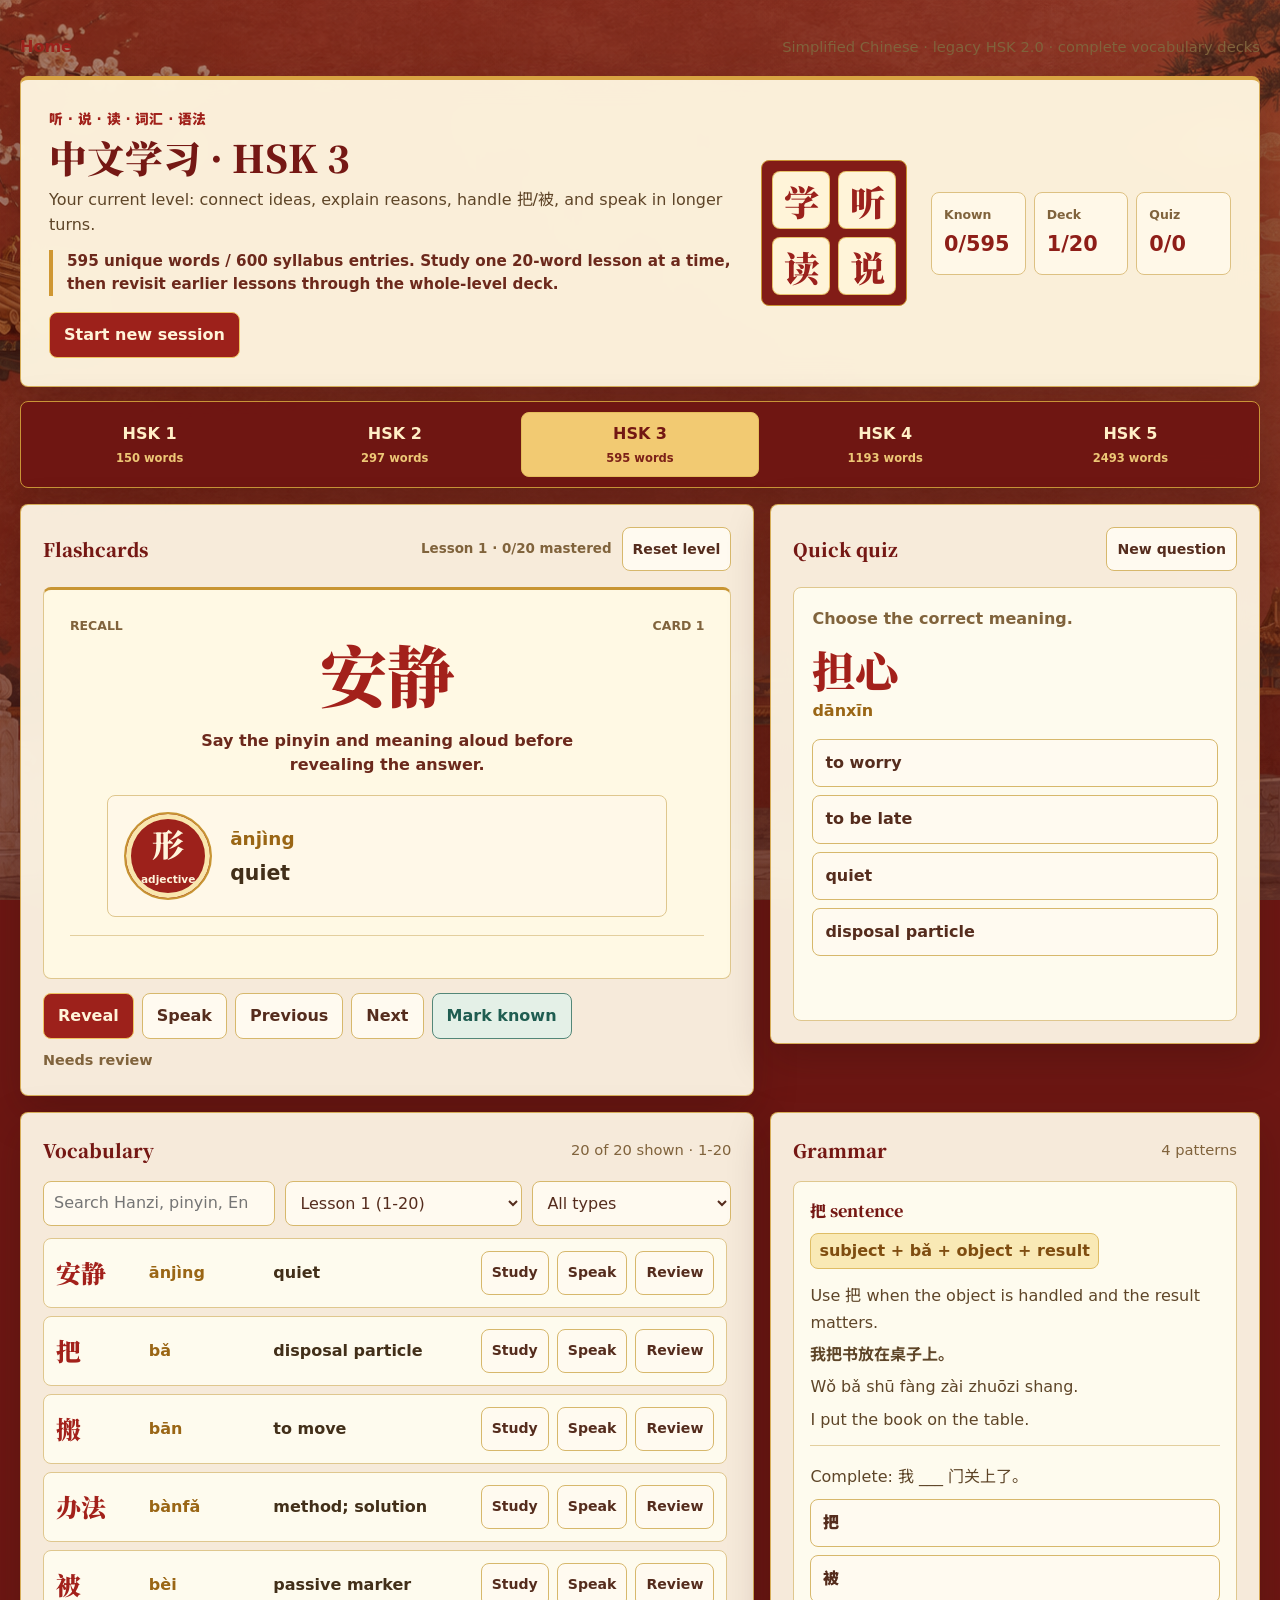
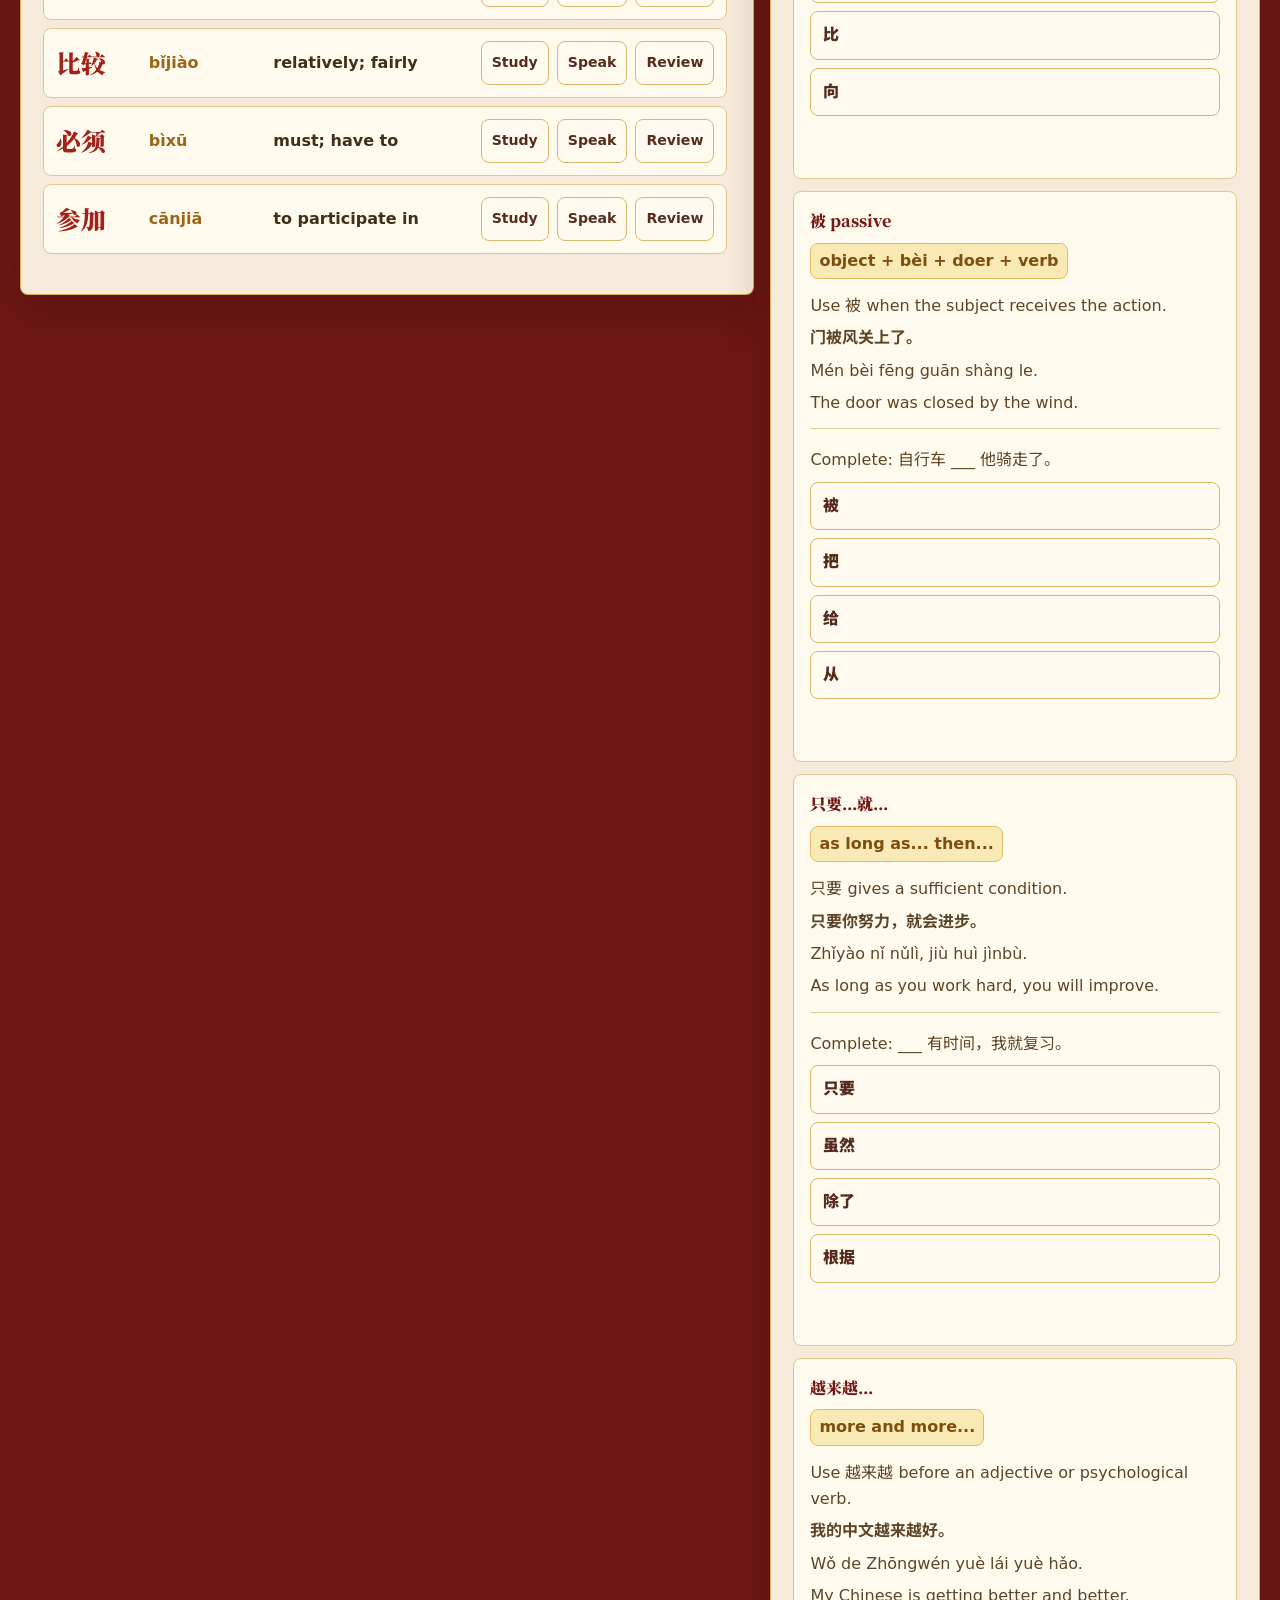
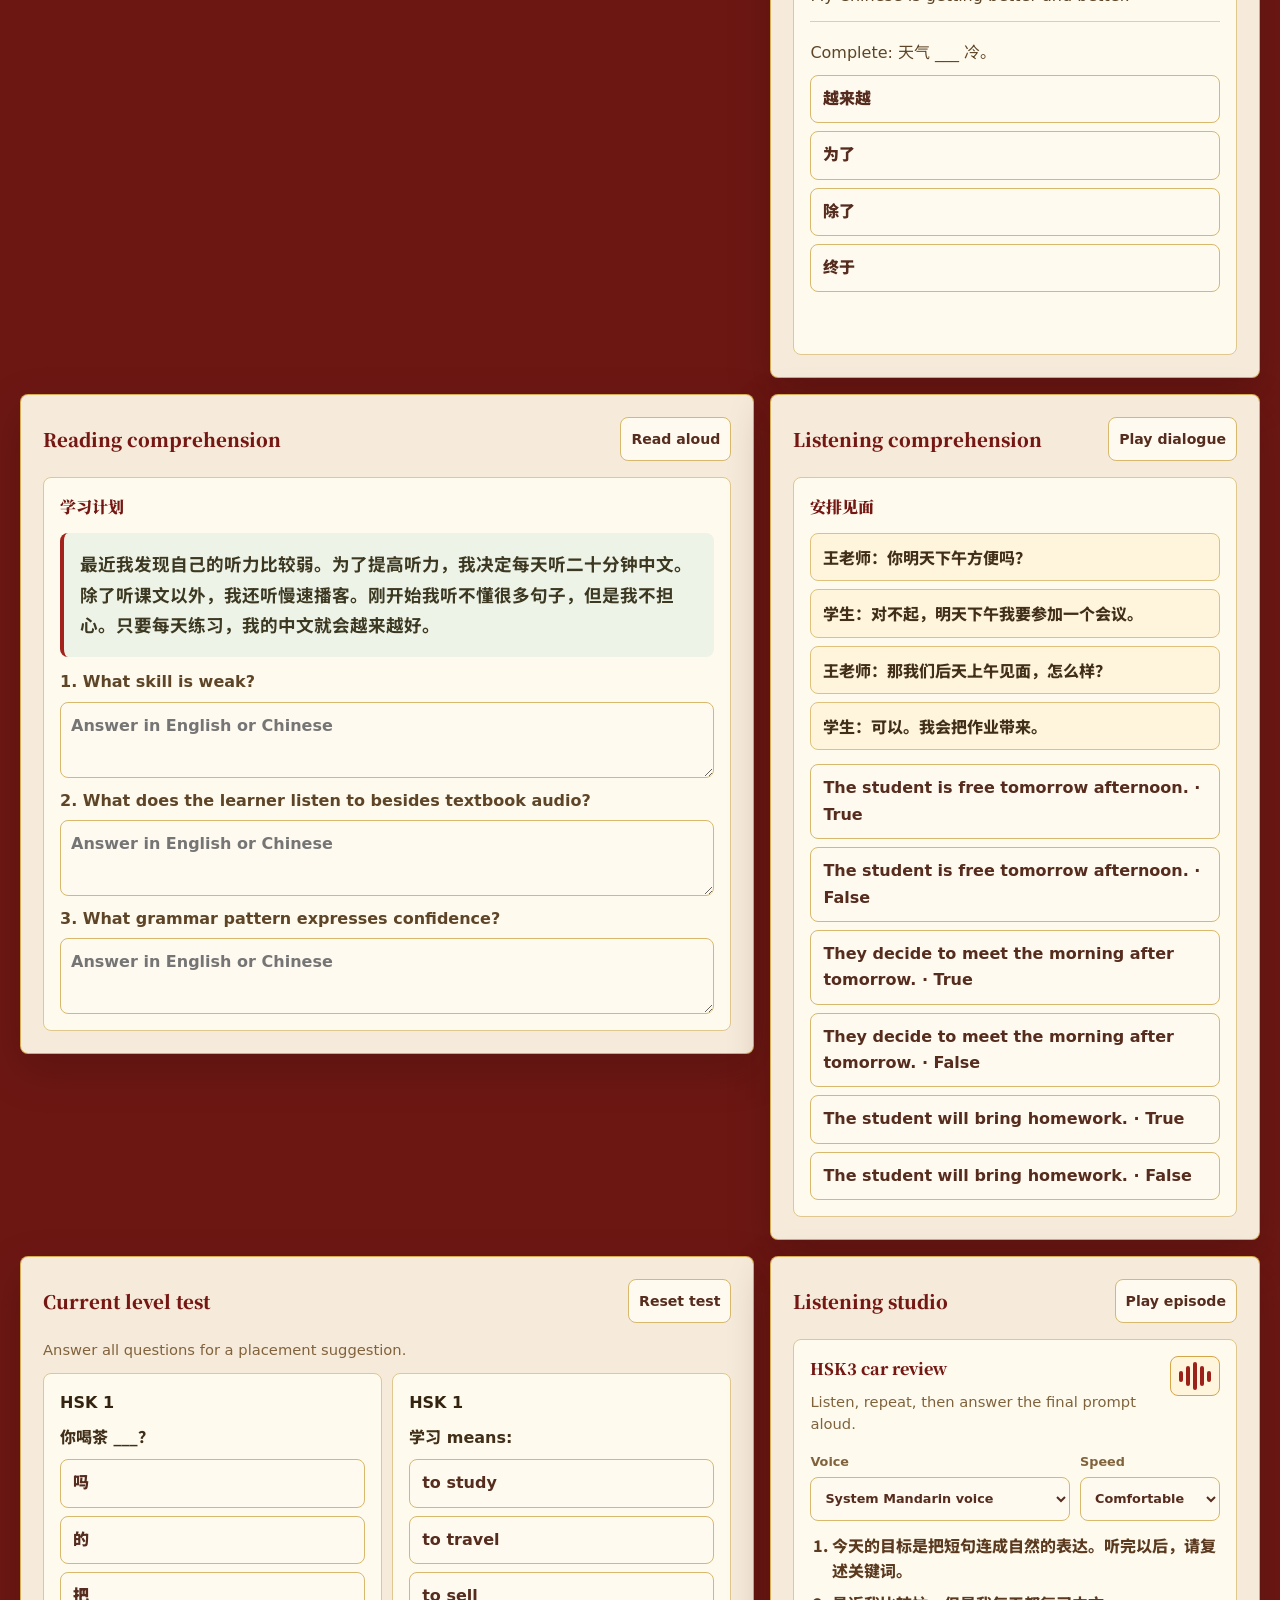
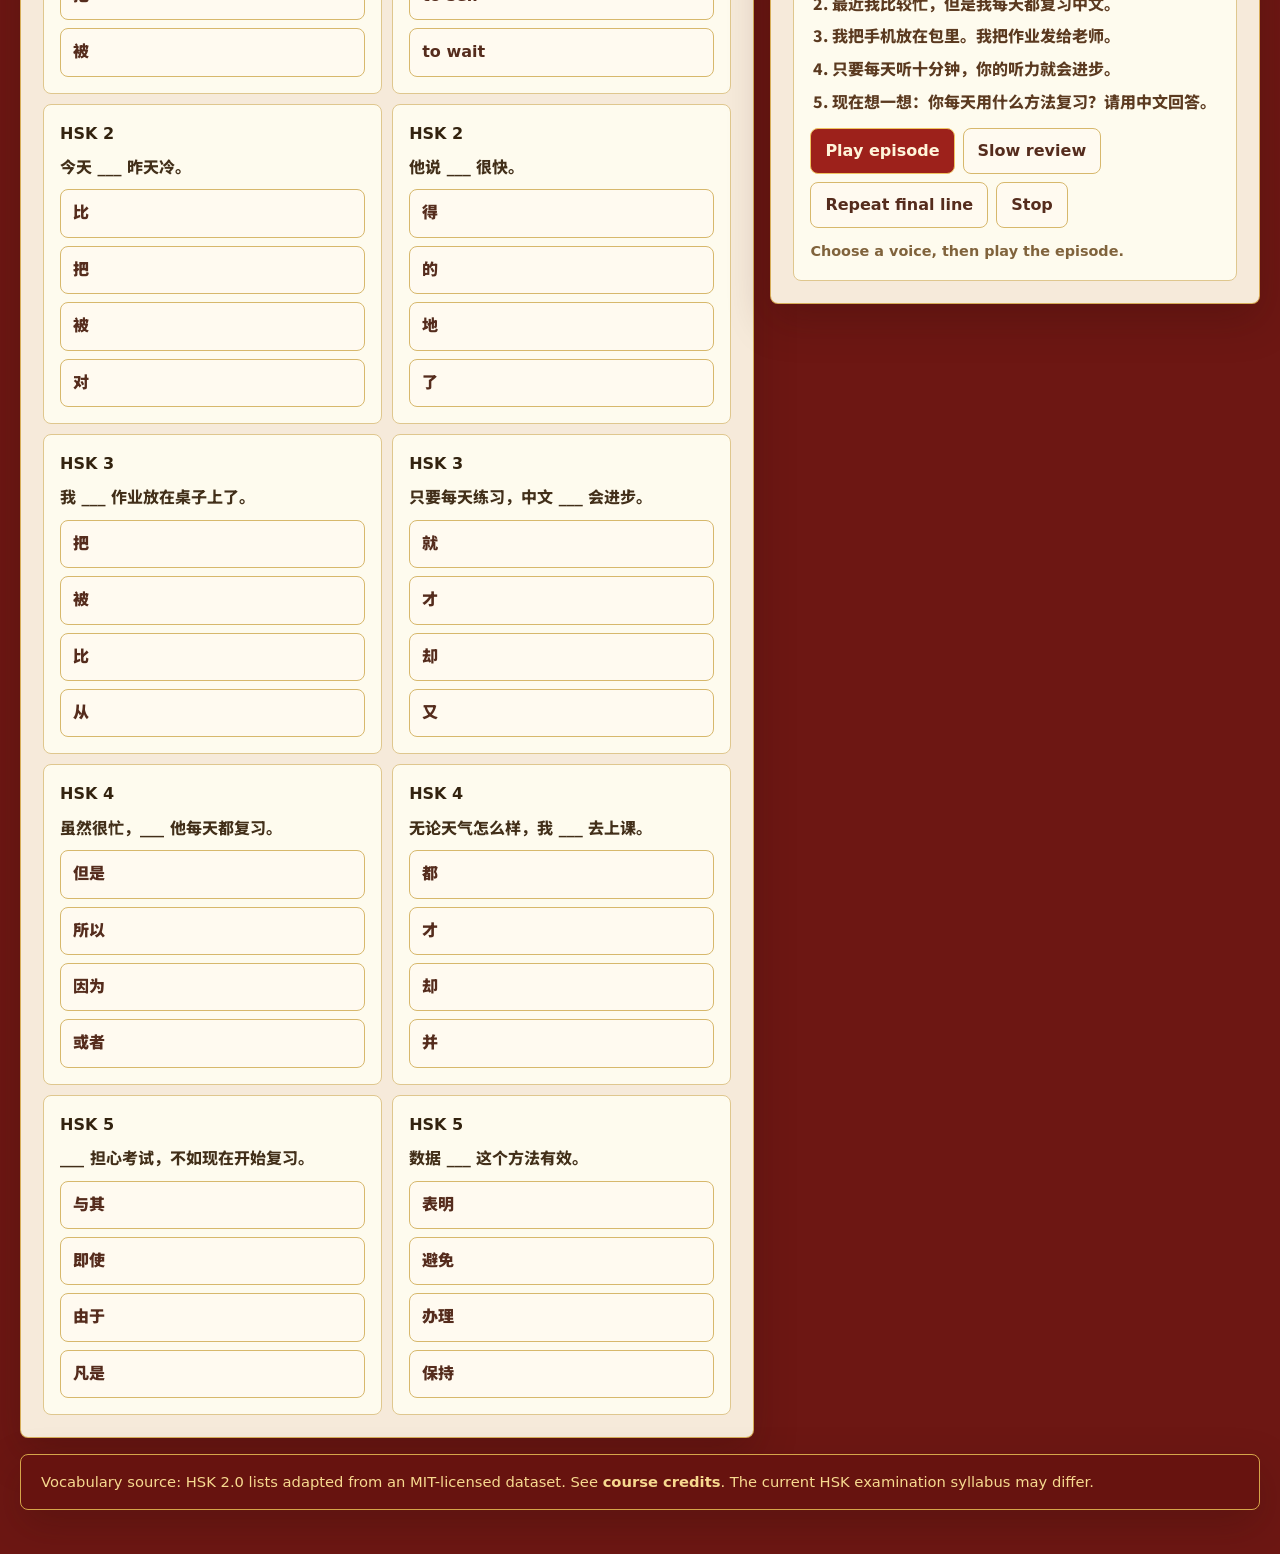
<file: chinese/index.html>
<!DOCTYPE html>
<html lang="en">
  <head>
    <meta charset="UTF-8" />
    <meta name="viewport" content="width=device-width, initial-scale=1" />
    <title>Chinese Study - HSK 3</title>
    <meta
      name="description"
      content="Interactive simplified Chinese HSK 1-5 study page with vocabulary, grammar, reading, listening, level testing, podcasts, and progress tracking."
    />
    <link rel="stylesheet" href="https://fonts.googleapis.com/css2?family=Noto+Sans+SC:wght@400;500;700;900&family=Noto+Serif+SC:wght@700;900&display=swap" />
    <link rel="stylesheet" href="../style.css" />
    <link rel="stylesheet" href="./chinese.css" />
    <script defer src="./hsk-vocabulary.js"></script>
    <script defer src="./chinese.js"></script>
  </head>
  <body>
    <main id="chinese-app" class="chinese-shell" data-level="3" data-base="." data-home="../index.html">
      <noscript>This study page needs JavaScript enabled for flashcards, quizzes, and progress tracking.</noscript>
    </main>
  </body>
</html>
</file>
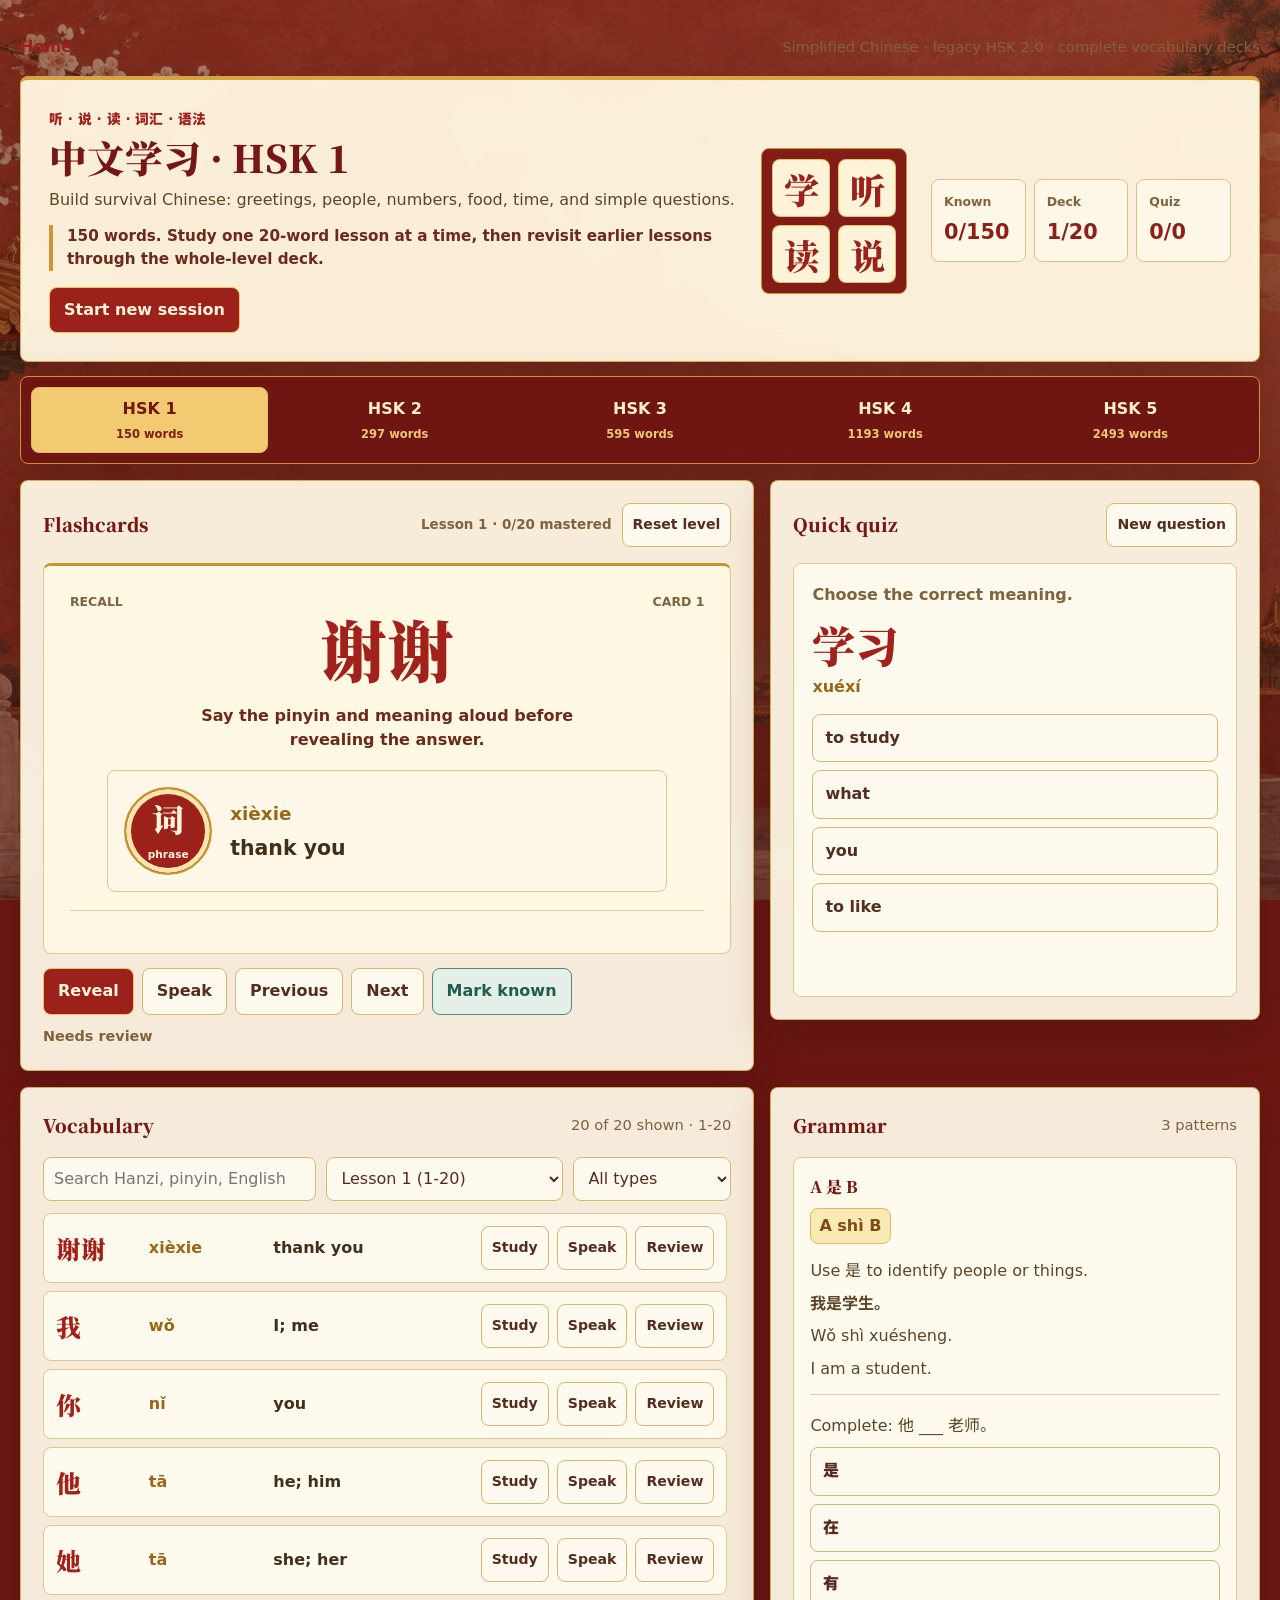
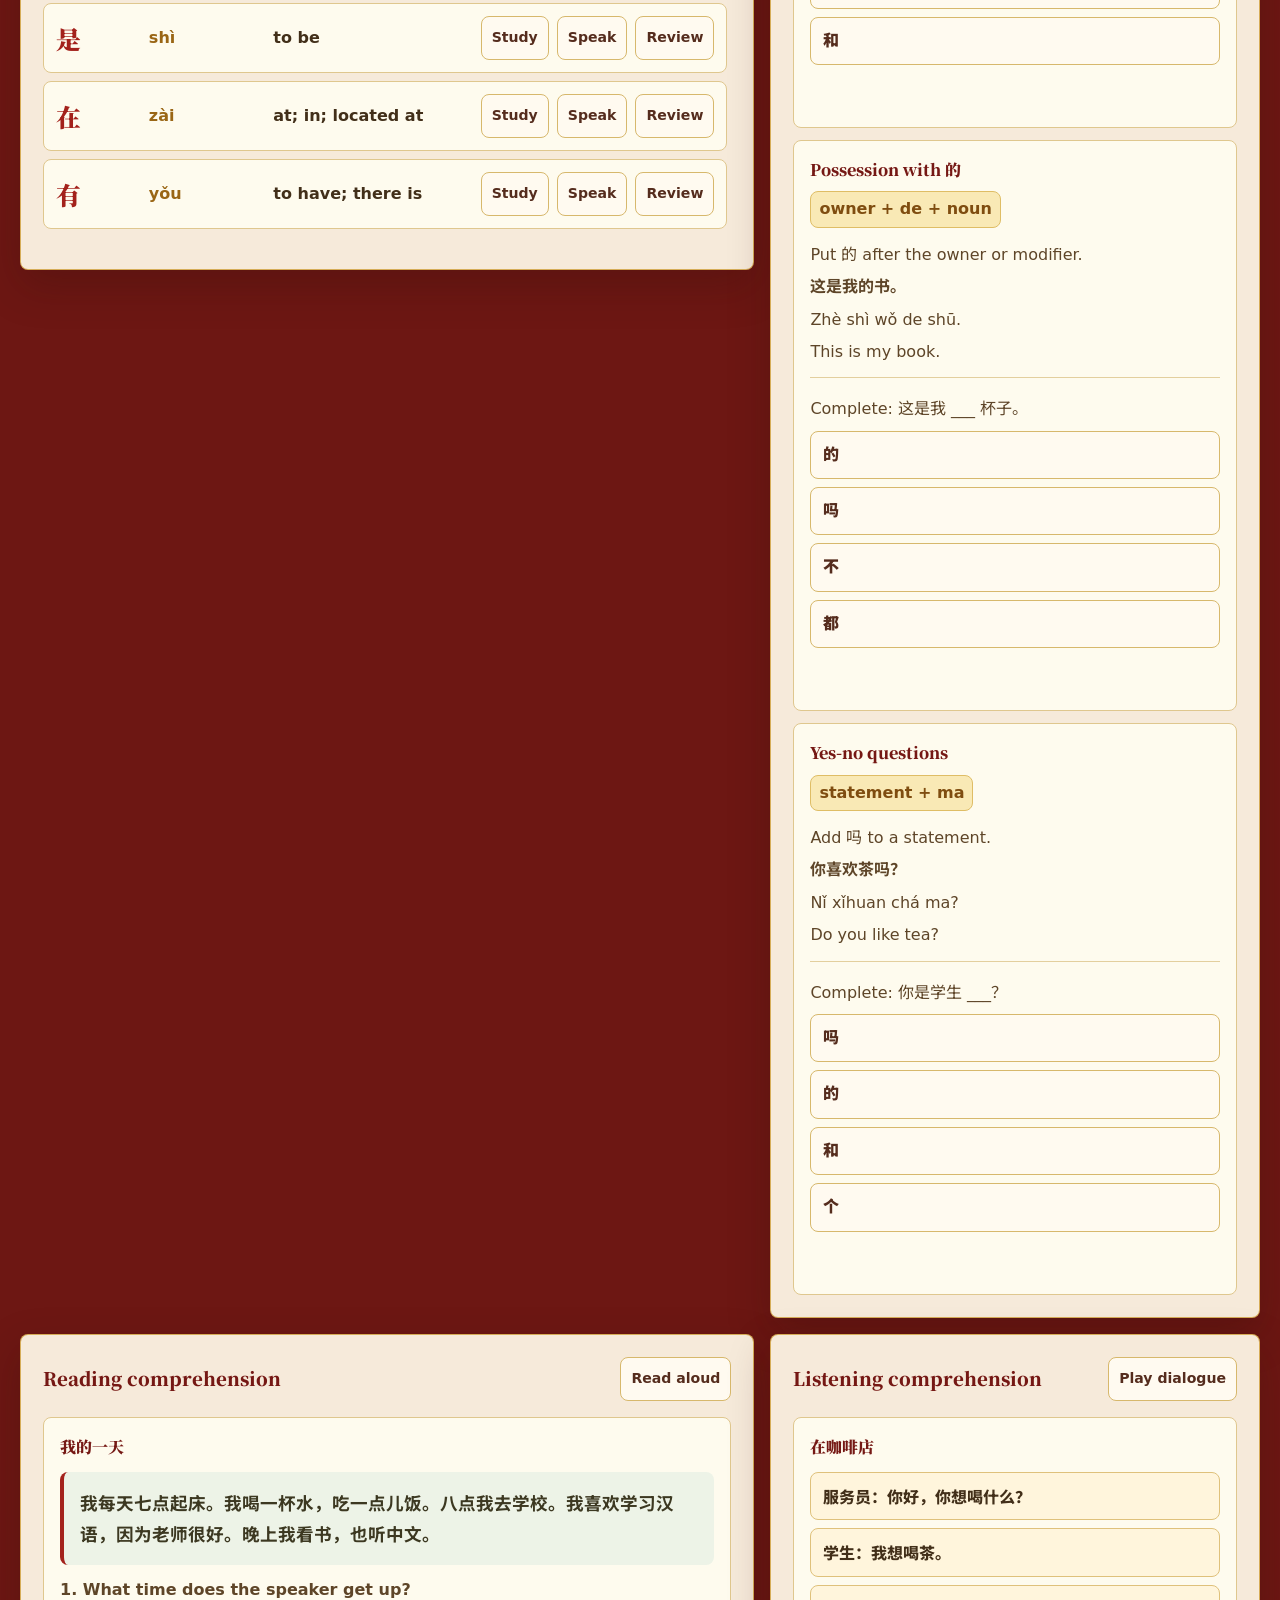
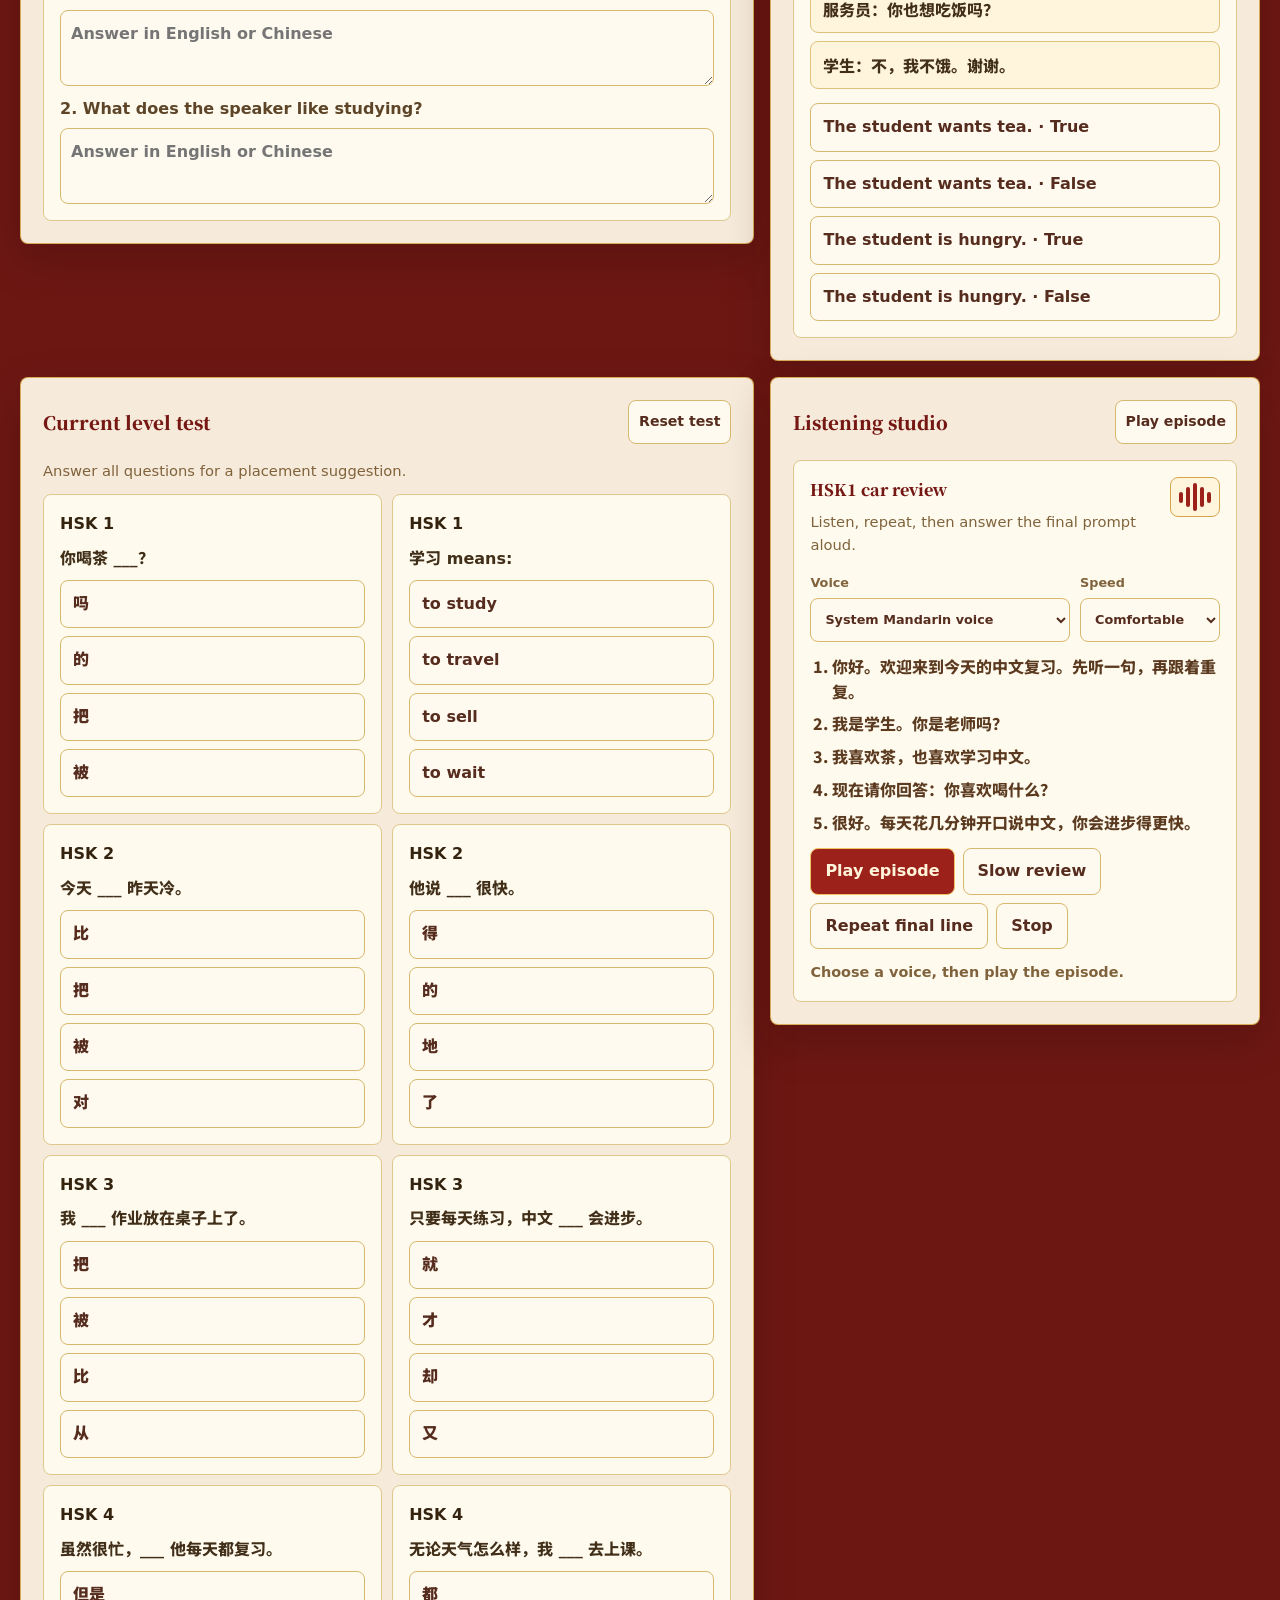
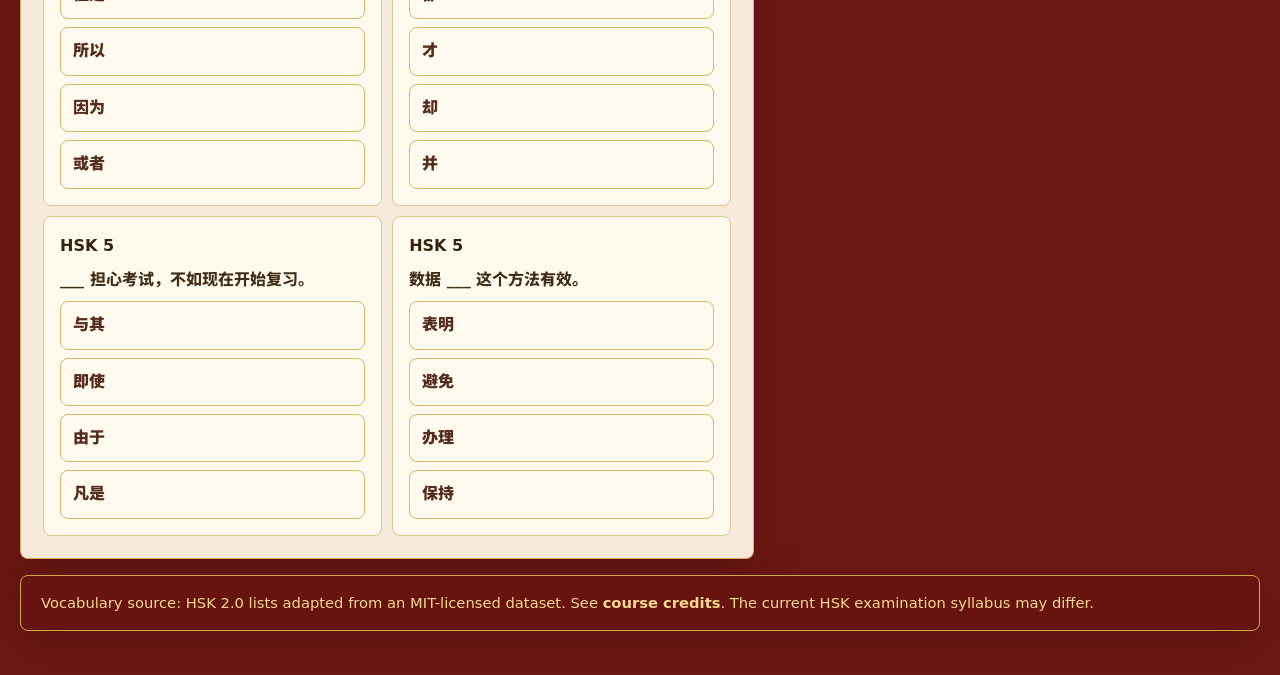
<file: chinese/hsk1/index.html>
<!DOCTYPE html>
<html lang="en">
  <head>
    <meta charset="UTF-8" />
    <meta name="viewport" content="width=device-width, initial-scale=1" />
    <title>Chinese Study - HSK 1</title>
    <meta
      name="description"
      content="Interactive simplified Chinese HSK 1 study page with vocabulary, grammar, flashcards, quizzes, and progress tracking."
    />
    <link rel="stylesheet" href="https://fonts.googleapis.com/css2?family=Noto+Sans+SC:wght@400;500;700;900&family=Noto+Serif+SC:wght@700;900&display=swap" />
    <link rel="stylesheet" href="../../style.css" />
    <link rel="stylesheet" href="../chinese.css" />
    <script defer src="../hsk-vocabulary.js"></script>
    <script defer src="../chinese.js"></script>
  </head>
  <body>
    <main id="chinese-app" class="chinese-shell" data-level="1" data-base=".." data-home="../../index.html">
      <noscript>This study page needs JavaScript enabled for flashcards, quizzes, and progress tracking.</noscript>
    </main>
  </body>
</html>
</file>
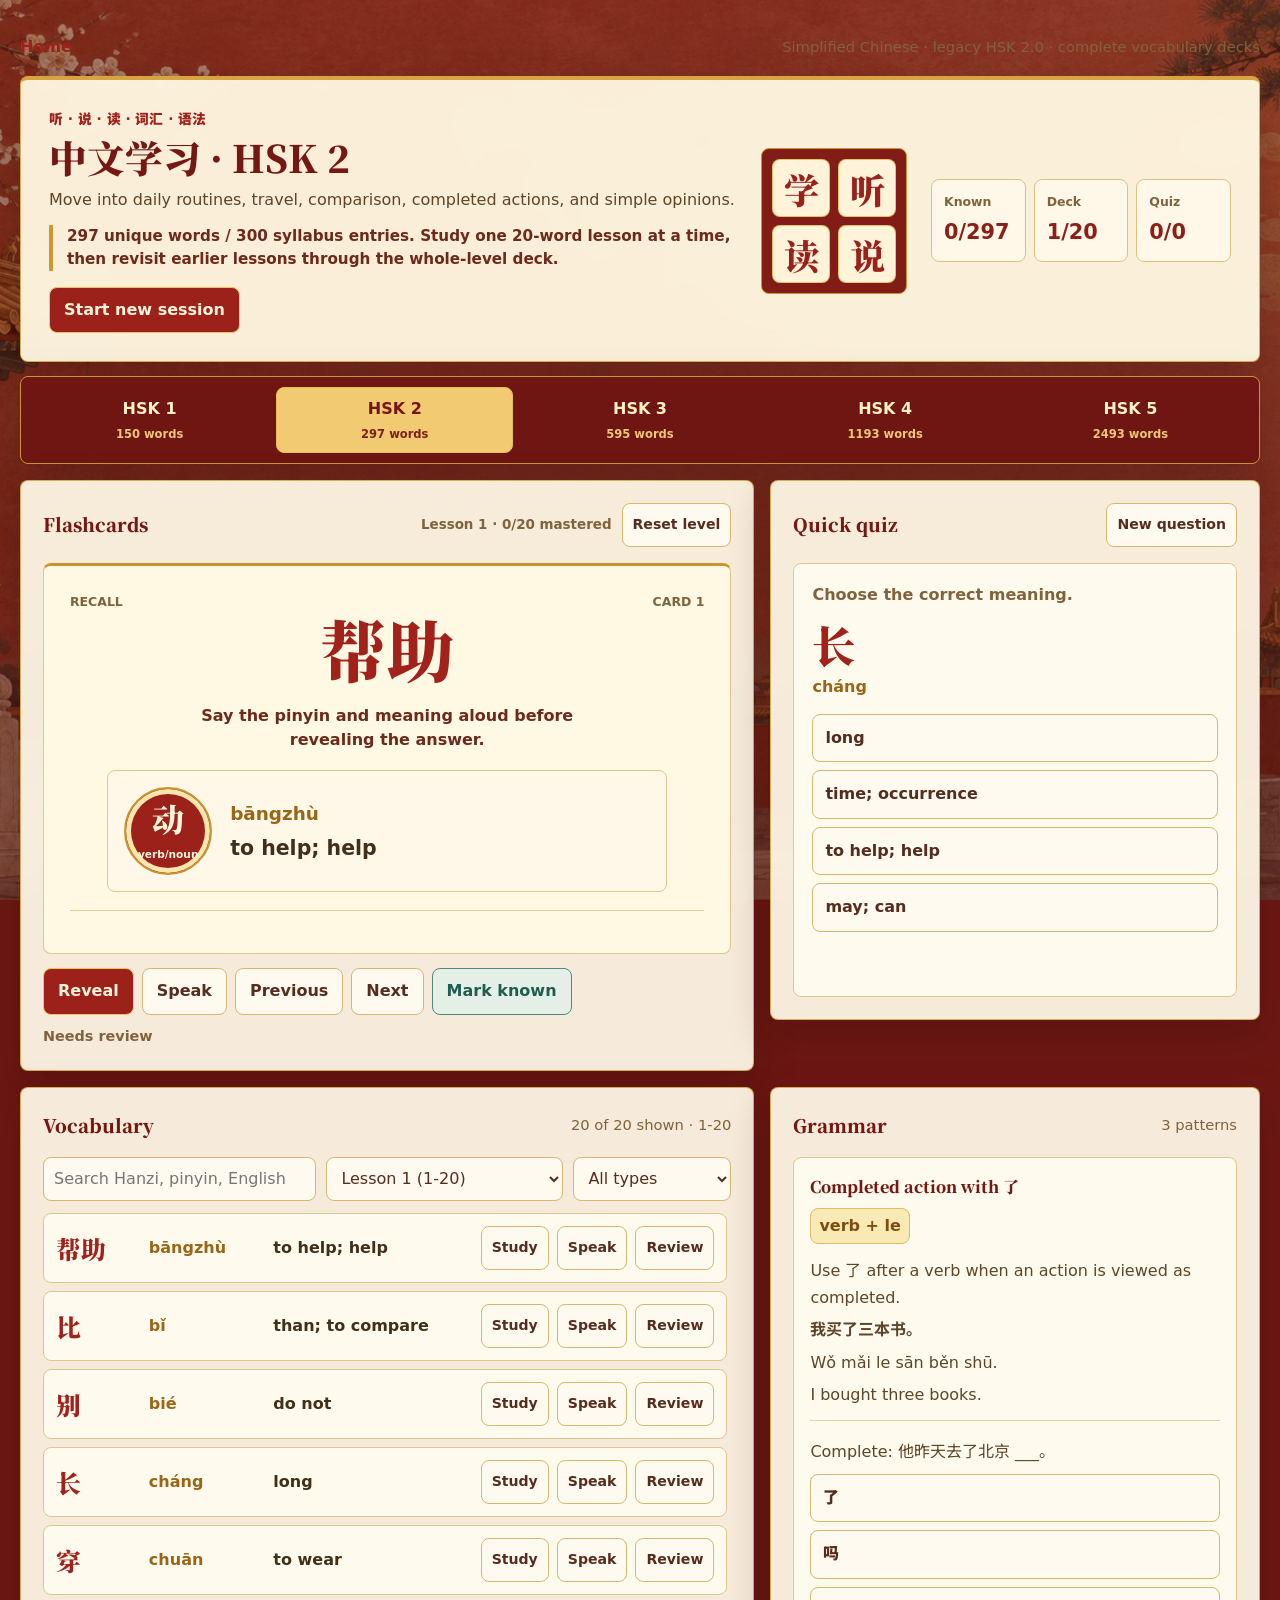
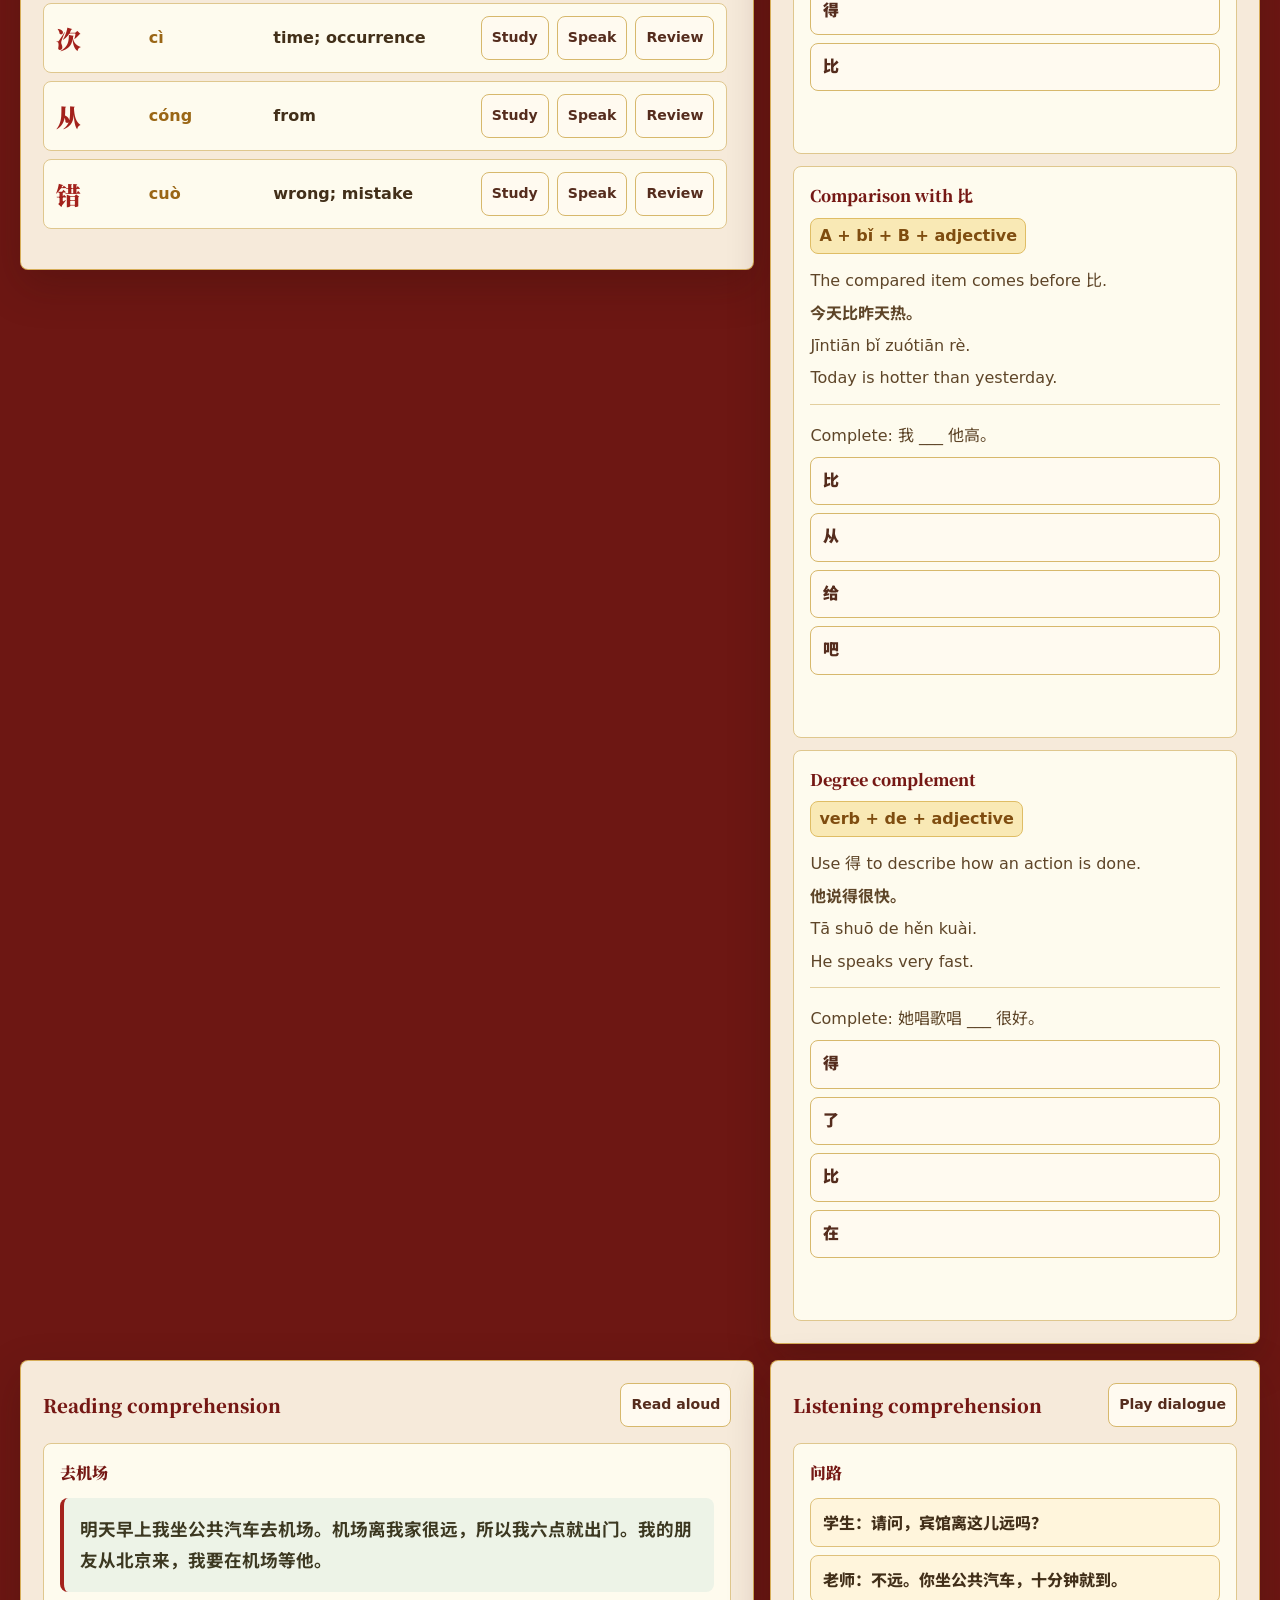
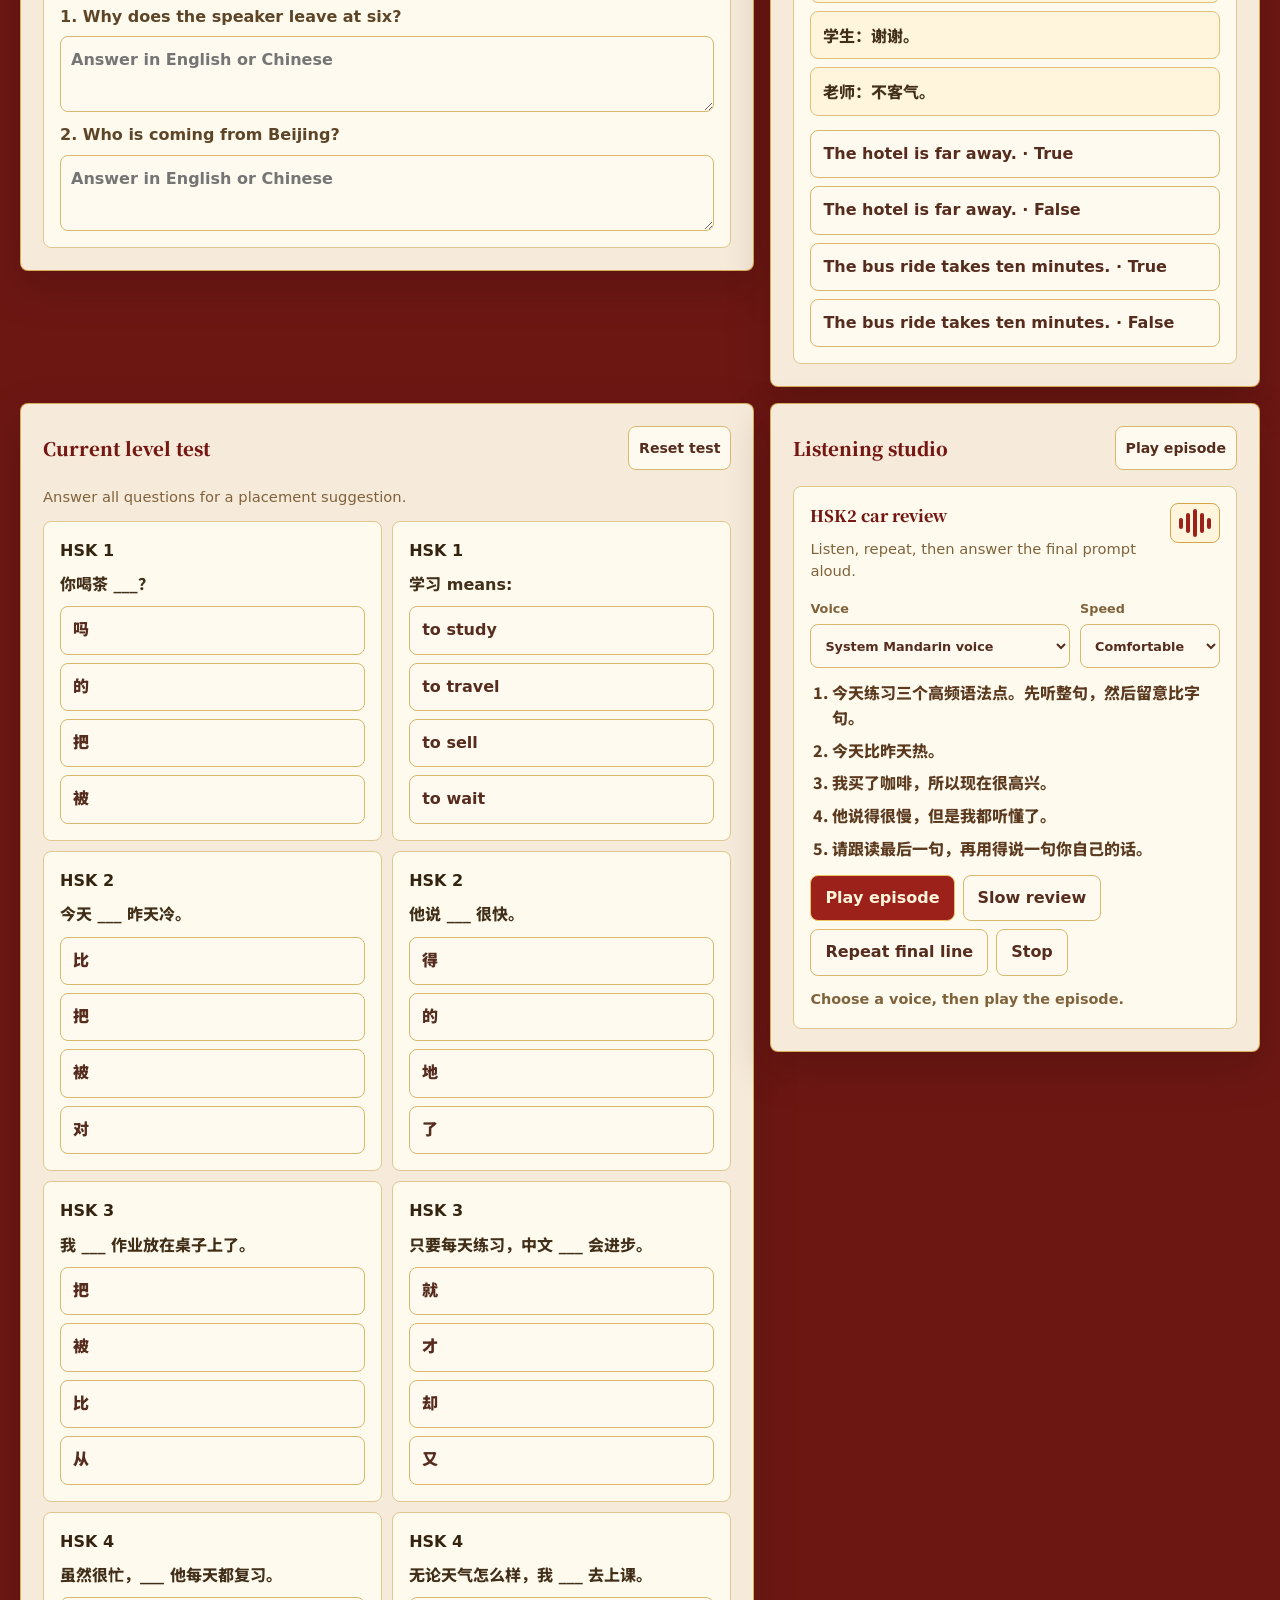
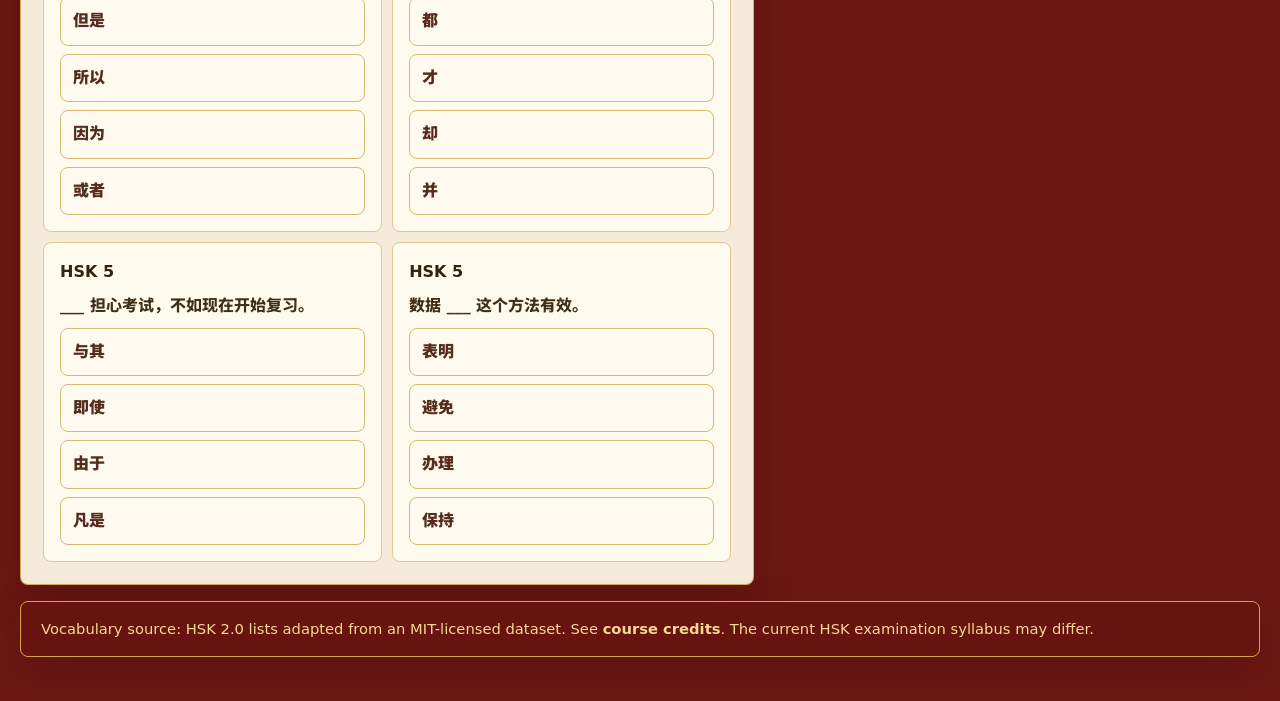
<file: chinese/hsk2/index.html>
<!DOCTYPE html>
<html lang="en">
  <head>
    <meta charset="UTF-8" />
    <meta name="viewport" content="width=device-width, initial-scale=1" />
    <title>Chinese Study - HSK 2</title>
    <meta
      name="description"
      content="Interactive simplified Chinese HSK 2 study page with vocabulary, grammar, flashcards, quizzes, and progress tracking."
    />
    <link rel="stylesheet" href="https://fonts.googleapis.com/css2?family=Noto+Sans+SC:wght@400;500;700;900&family=Noto+Serif+SC:wght@700;900&display=swap" />
    <link rel="stylesheet" href="../../style.css" />
    <link rel="stylesheet" href="../chinese.css" />
    <script defer src="../hsk-vocabulary.js"></script>
    <script defer src="../chinese.js"></script>
  </head>
  <body>
    <main id="chinese-app" class="chinese-shell" data-level="2" data-base=".." data-home="../../index.html">
      <noscript>This study page needs JavaScript enabled for flashcards, quizzes, and progress tracking.</noscript>
    </main>
  </body>
</html>
</file>
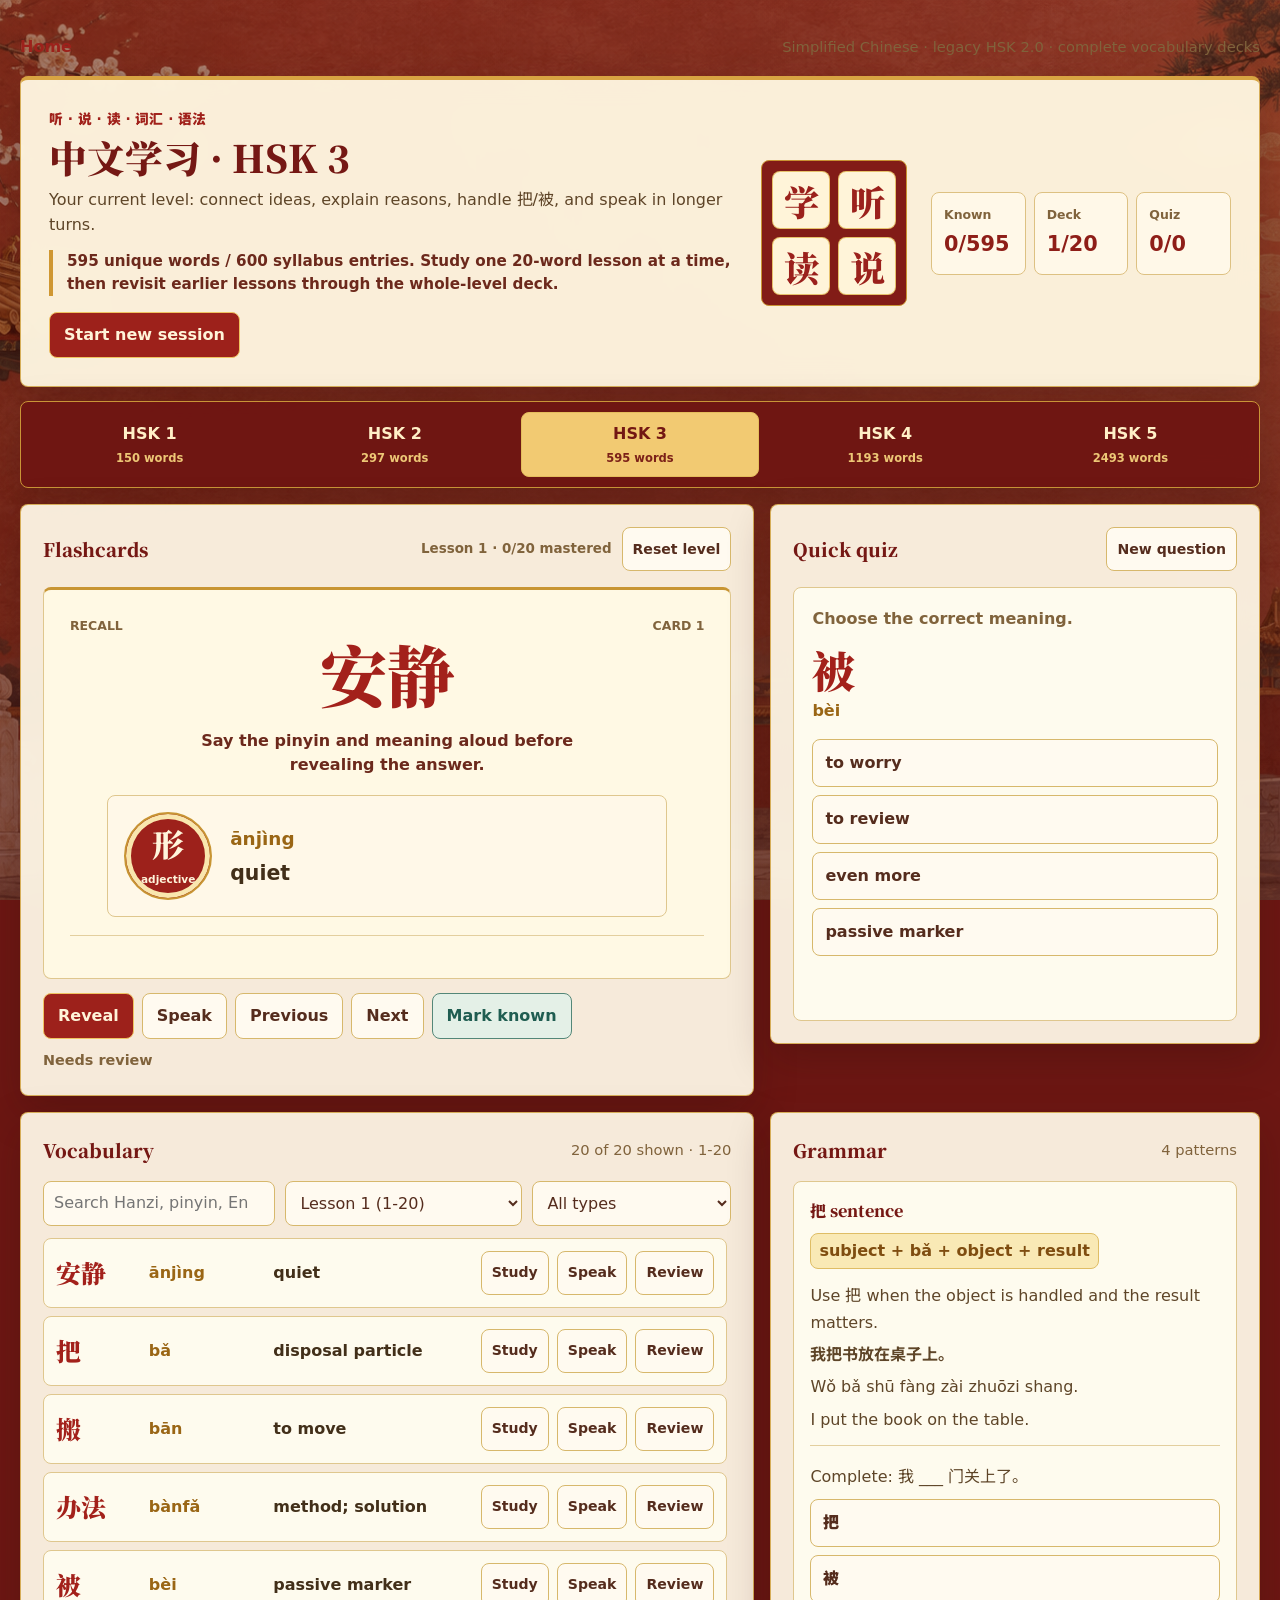
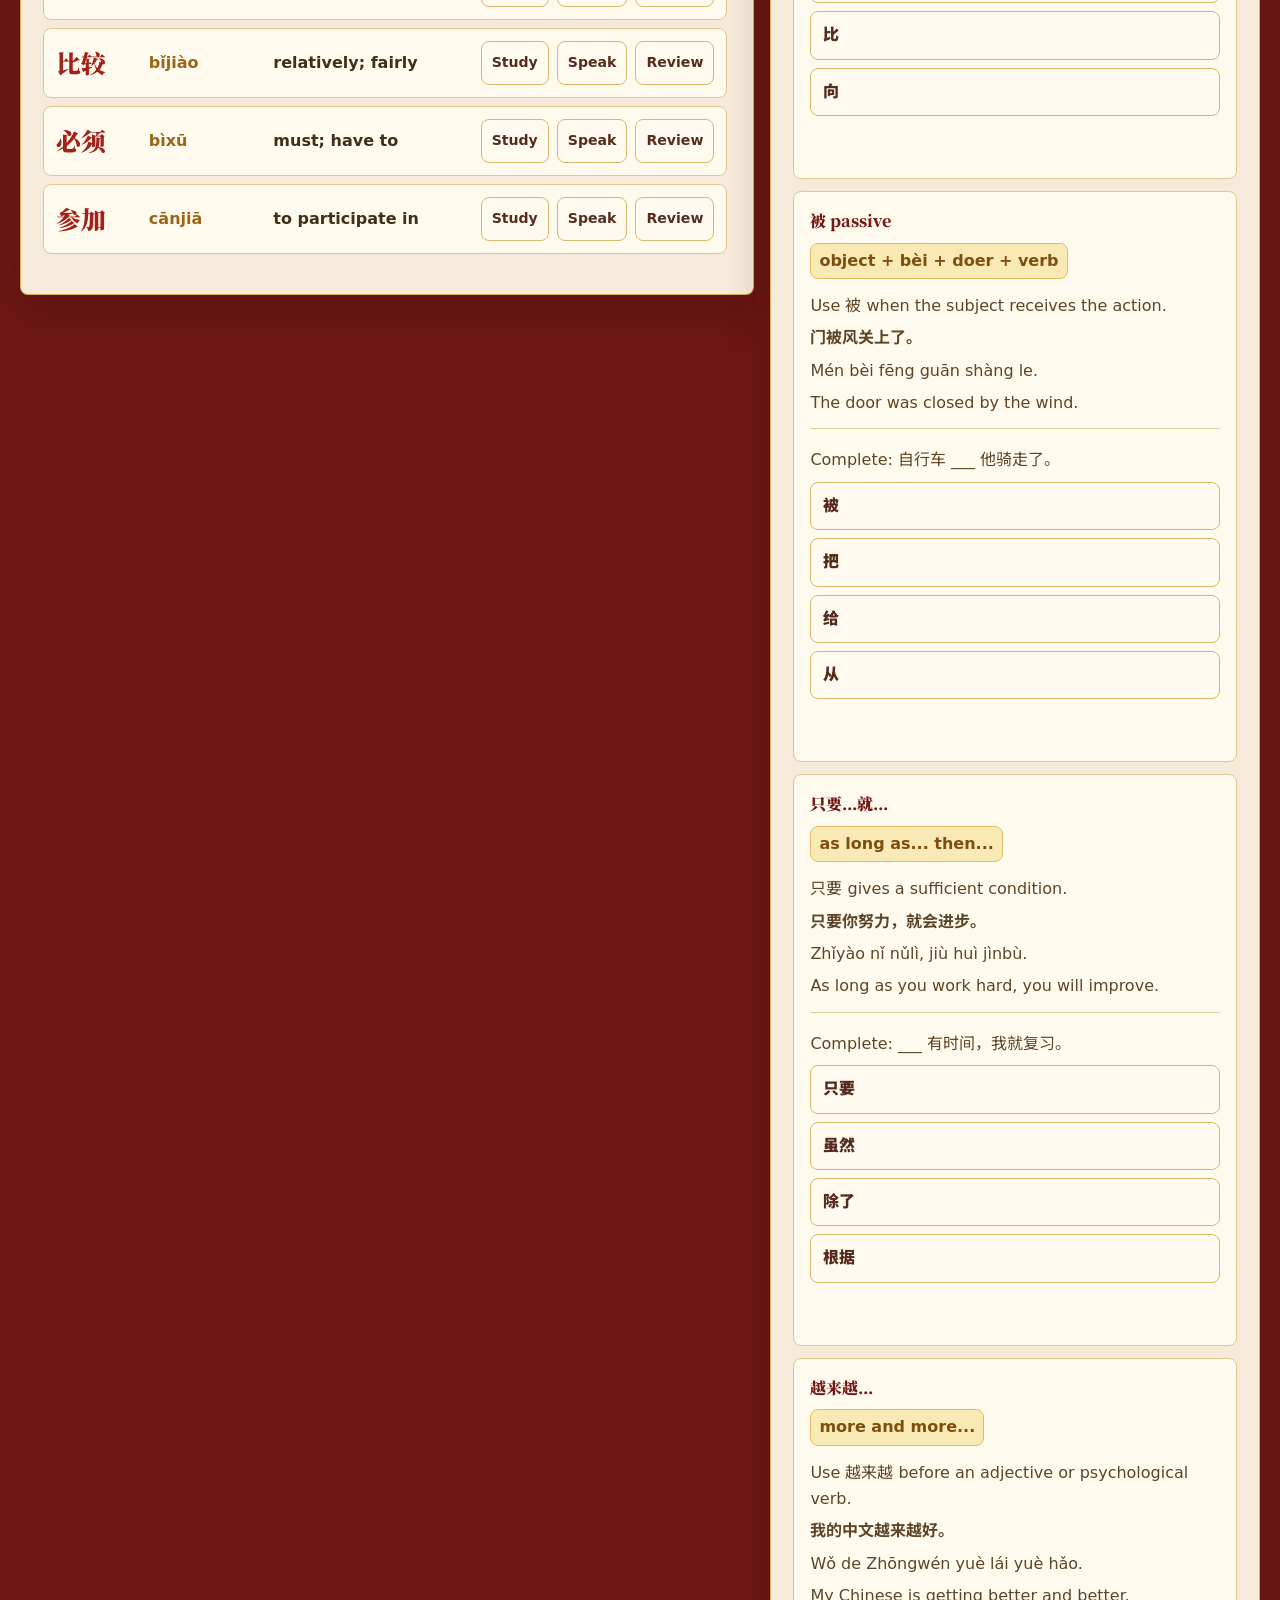
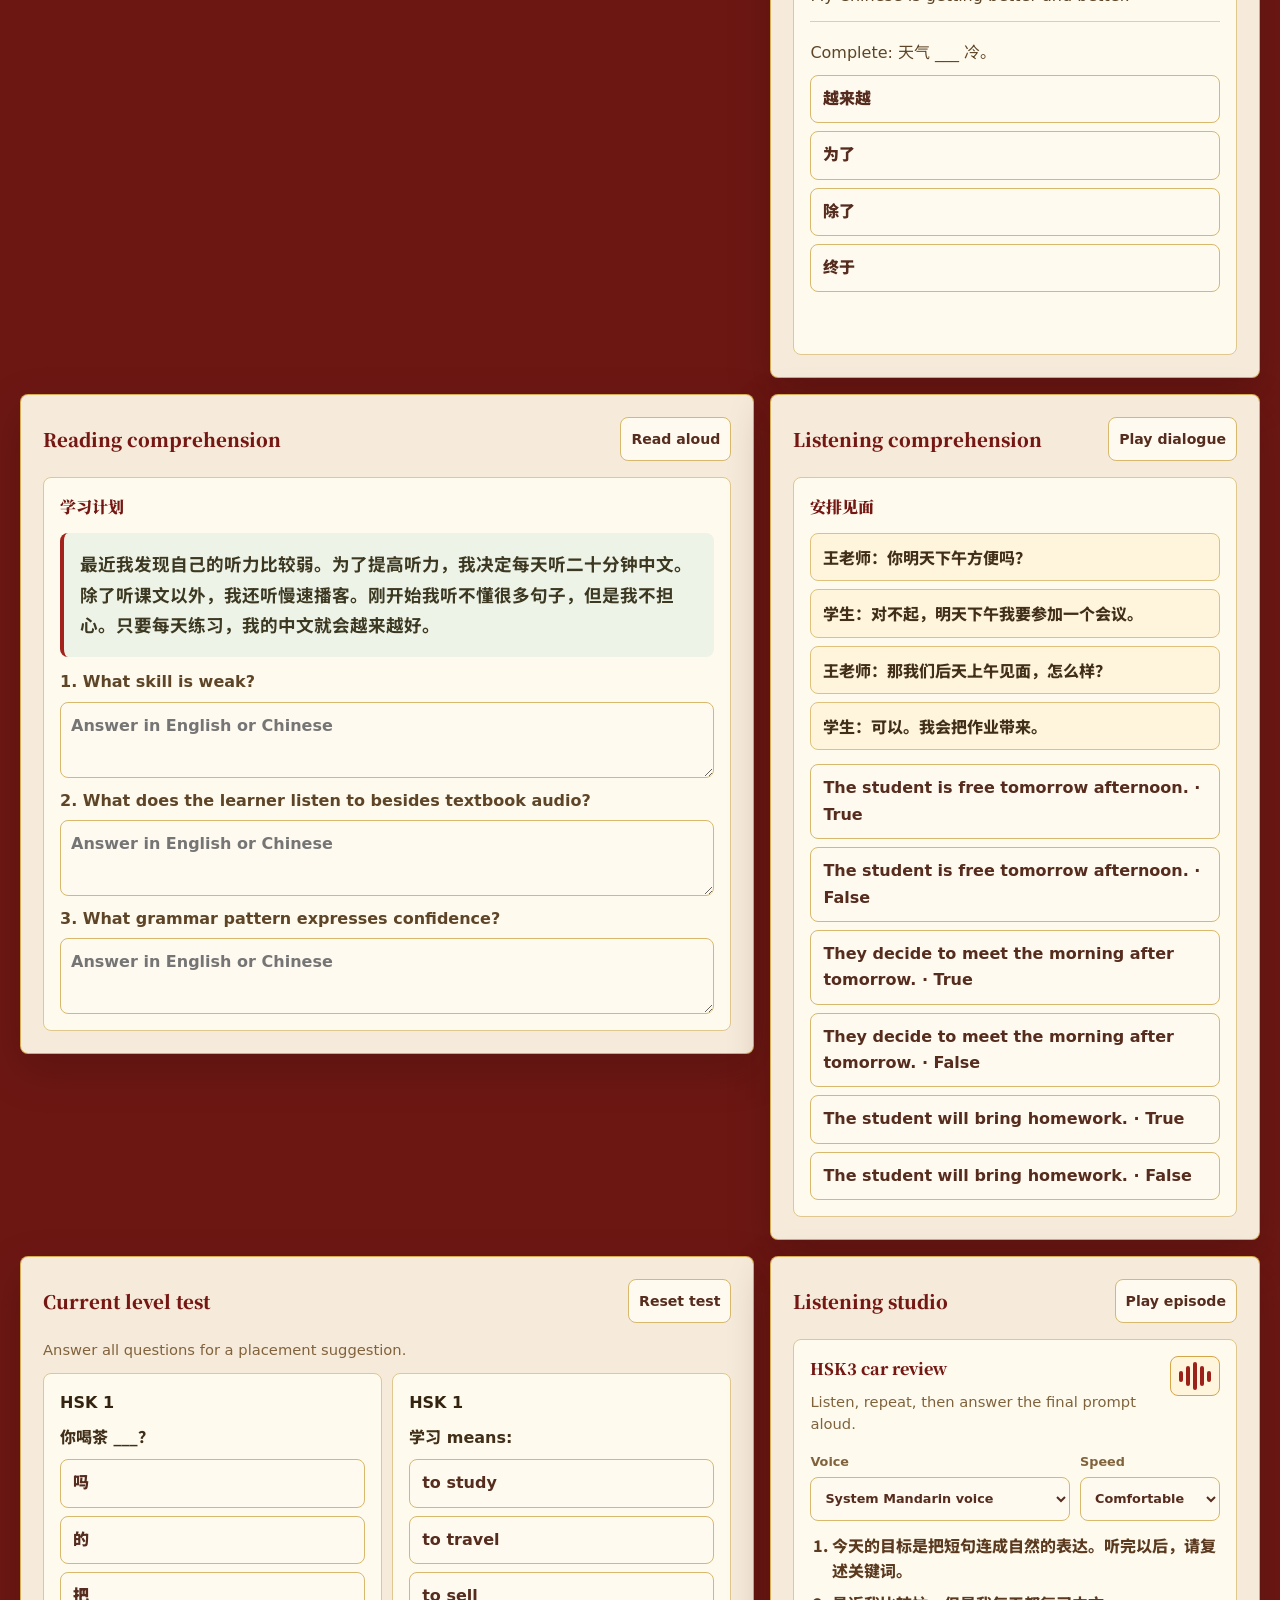
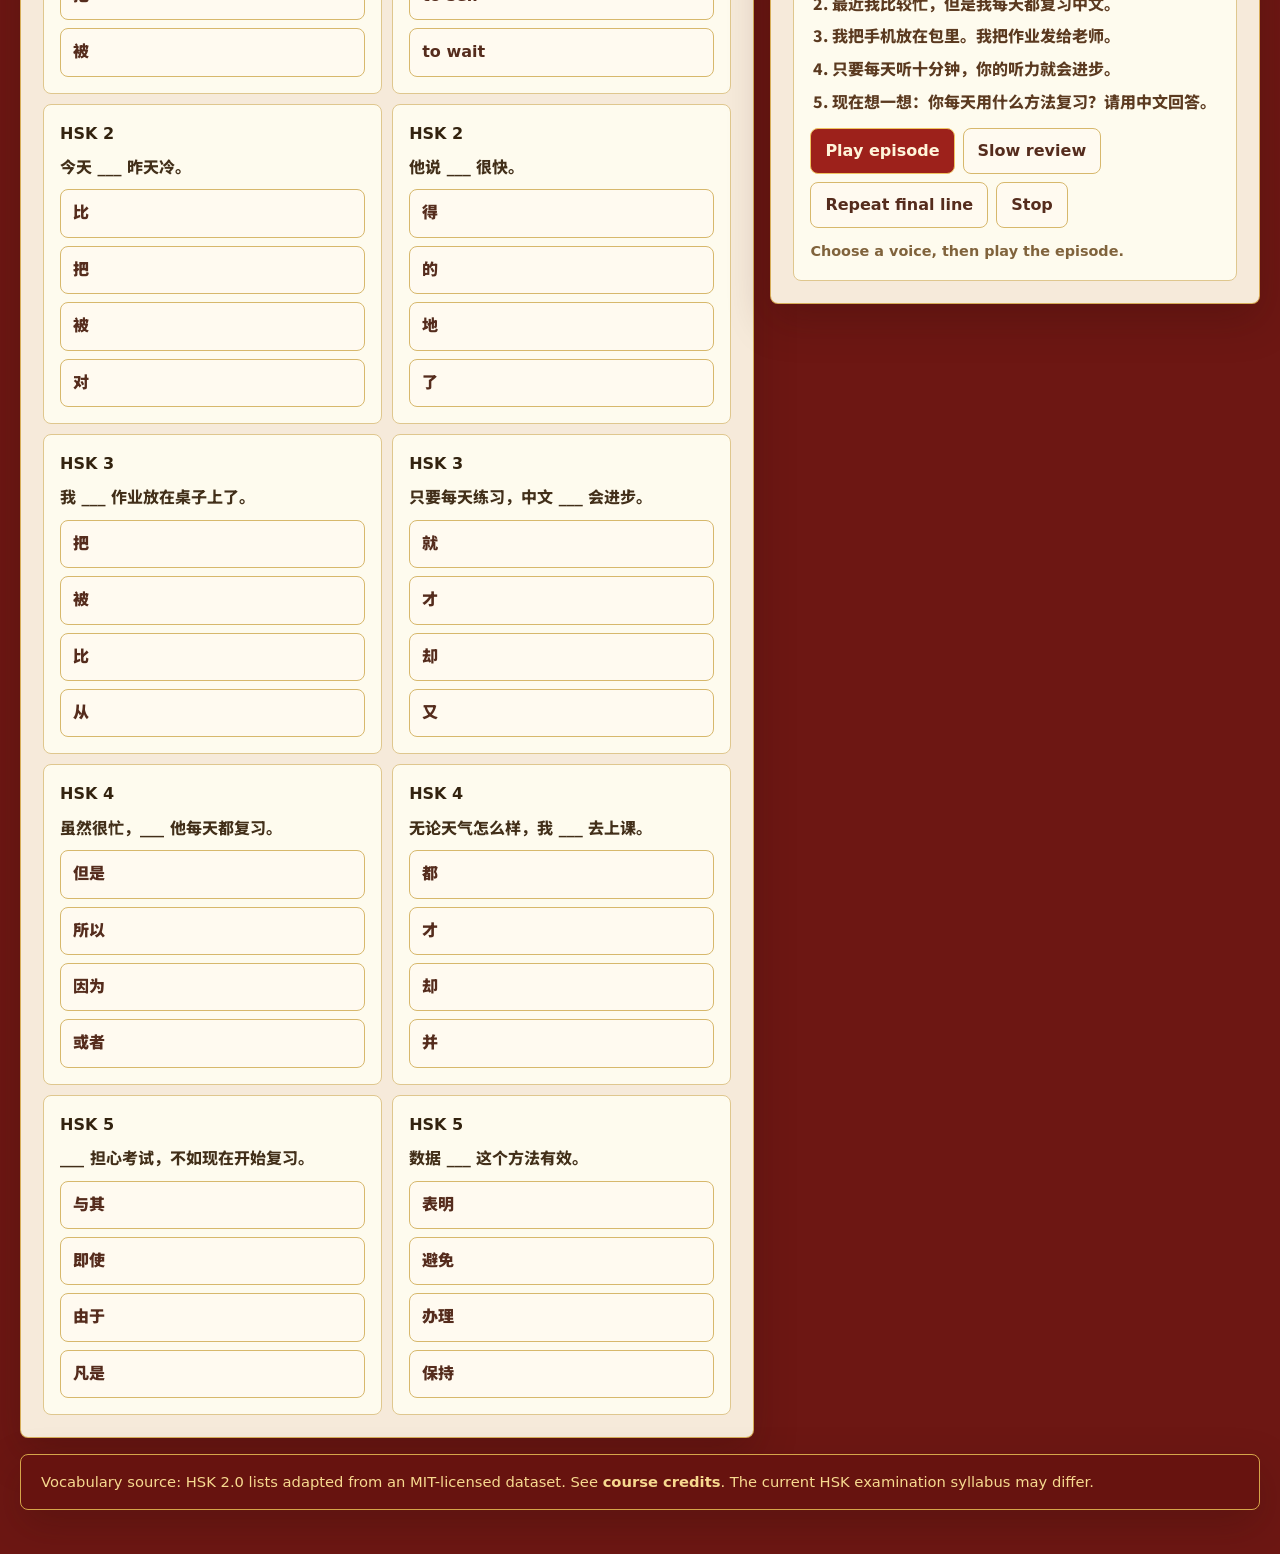
<file: chinese/hsk3/index.html>
<!DOCTYPE html>
<html lang="en">
  <head>
    <meta charset="UTF-8" />
    <meta name="viewport" content="width=device-width, initial-scale=1" />
    <title>Chinese Study - HSK 3</title>
    <meta
      name="description"
      content="Interactive simplified Chinese HSK 3 study page with vocabulary, grammar, flashcards, quizzes, and progress tracking."
    />
    <link rel="stylesheet" href="https://fonts.googleapis.com/css2?family=Noto+Sans+SC:wght@400;500;700;900&family=Noto+Serif+SC:wght@700;900&display=swap" />
    <link rel="stylesheet" href="../../style.css" />
    <link rel="stylesheet" href="../chinese.css" />
    <script defer src="../hsk-vocabulary.js"></script>
    <script defer src="../chinese.js"></script>
  </head>
  <body>
    <main id="chinese-app" class="chinese-shell" data-level="3" data-base=".." data-home="../../index.html">
      <noscript>This study page needs JavaScript enabled for flashcards, quizzes, and progress tracking.</noscript>
    </main>
  </body>
</html>
</file>
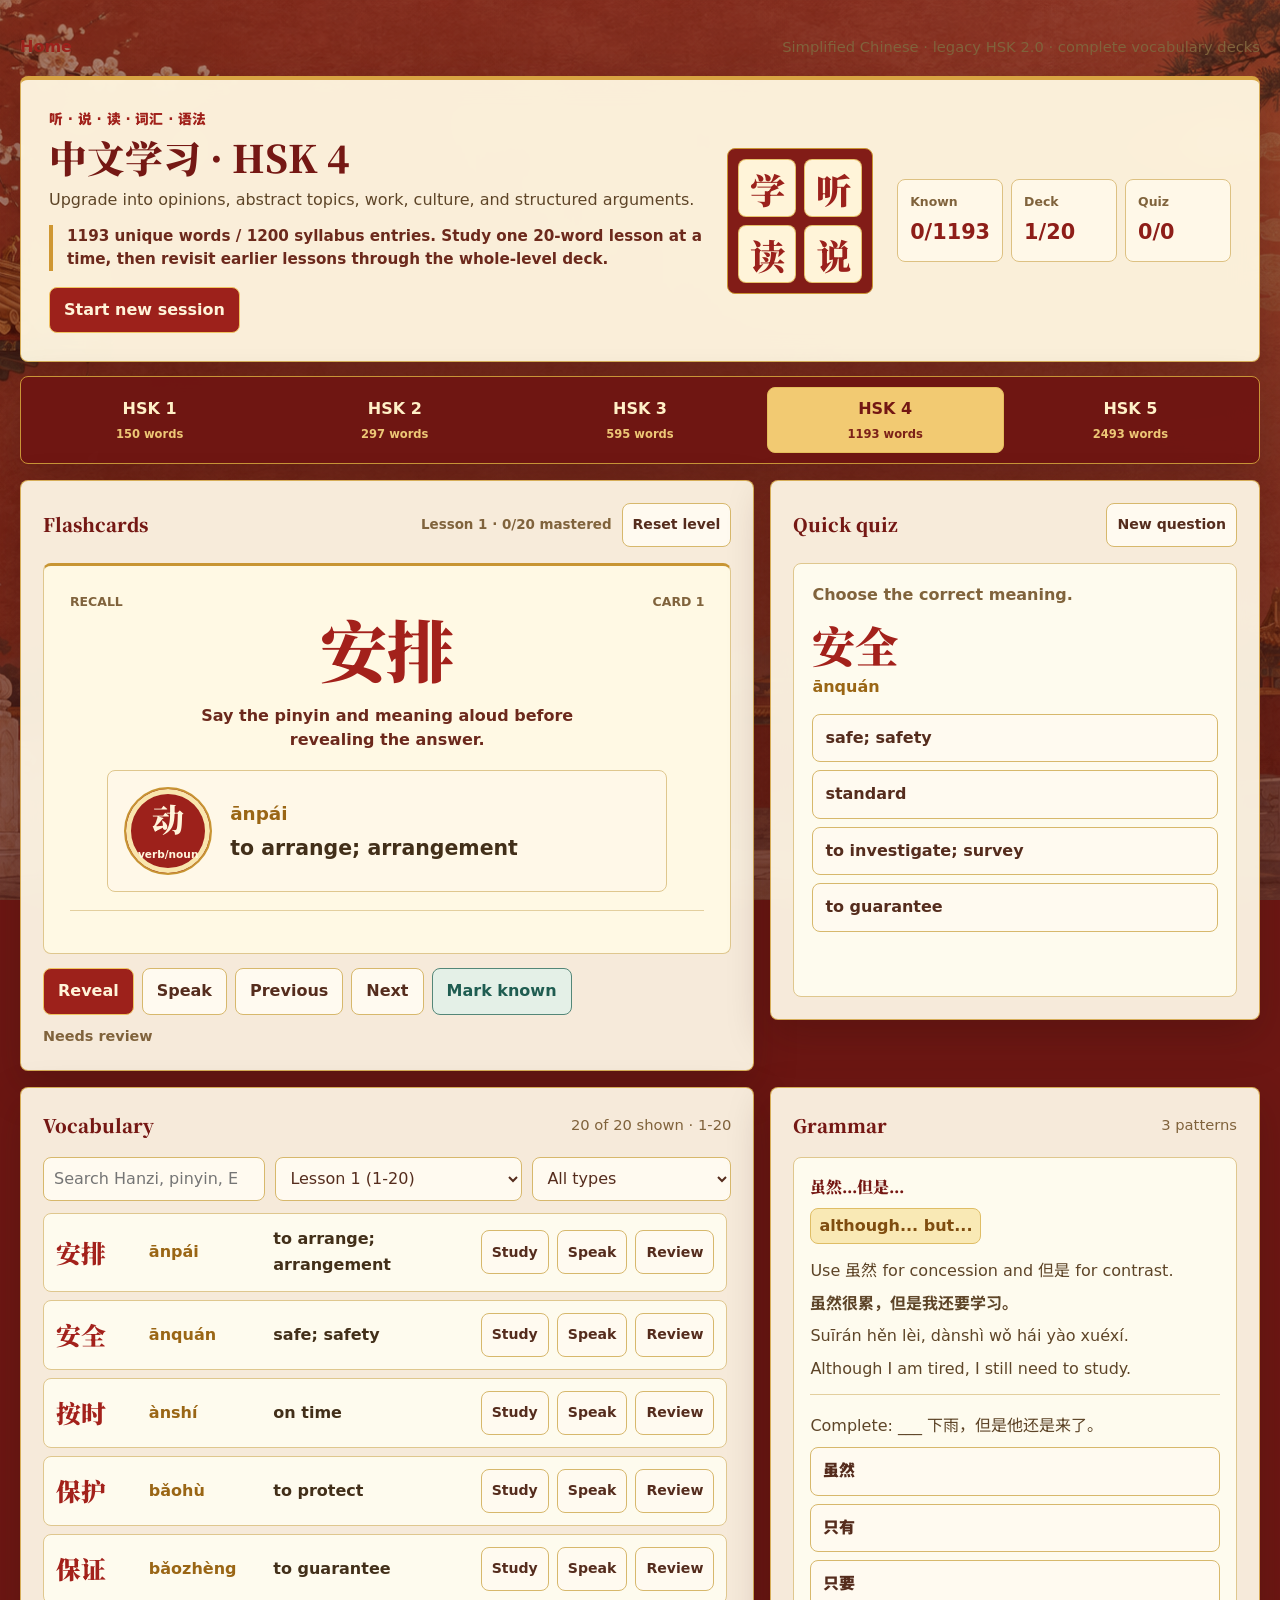
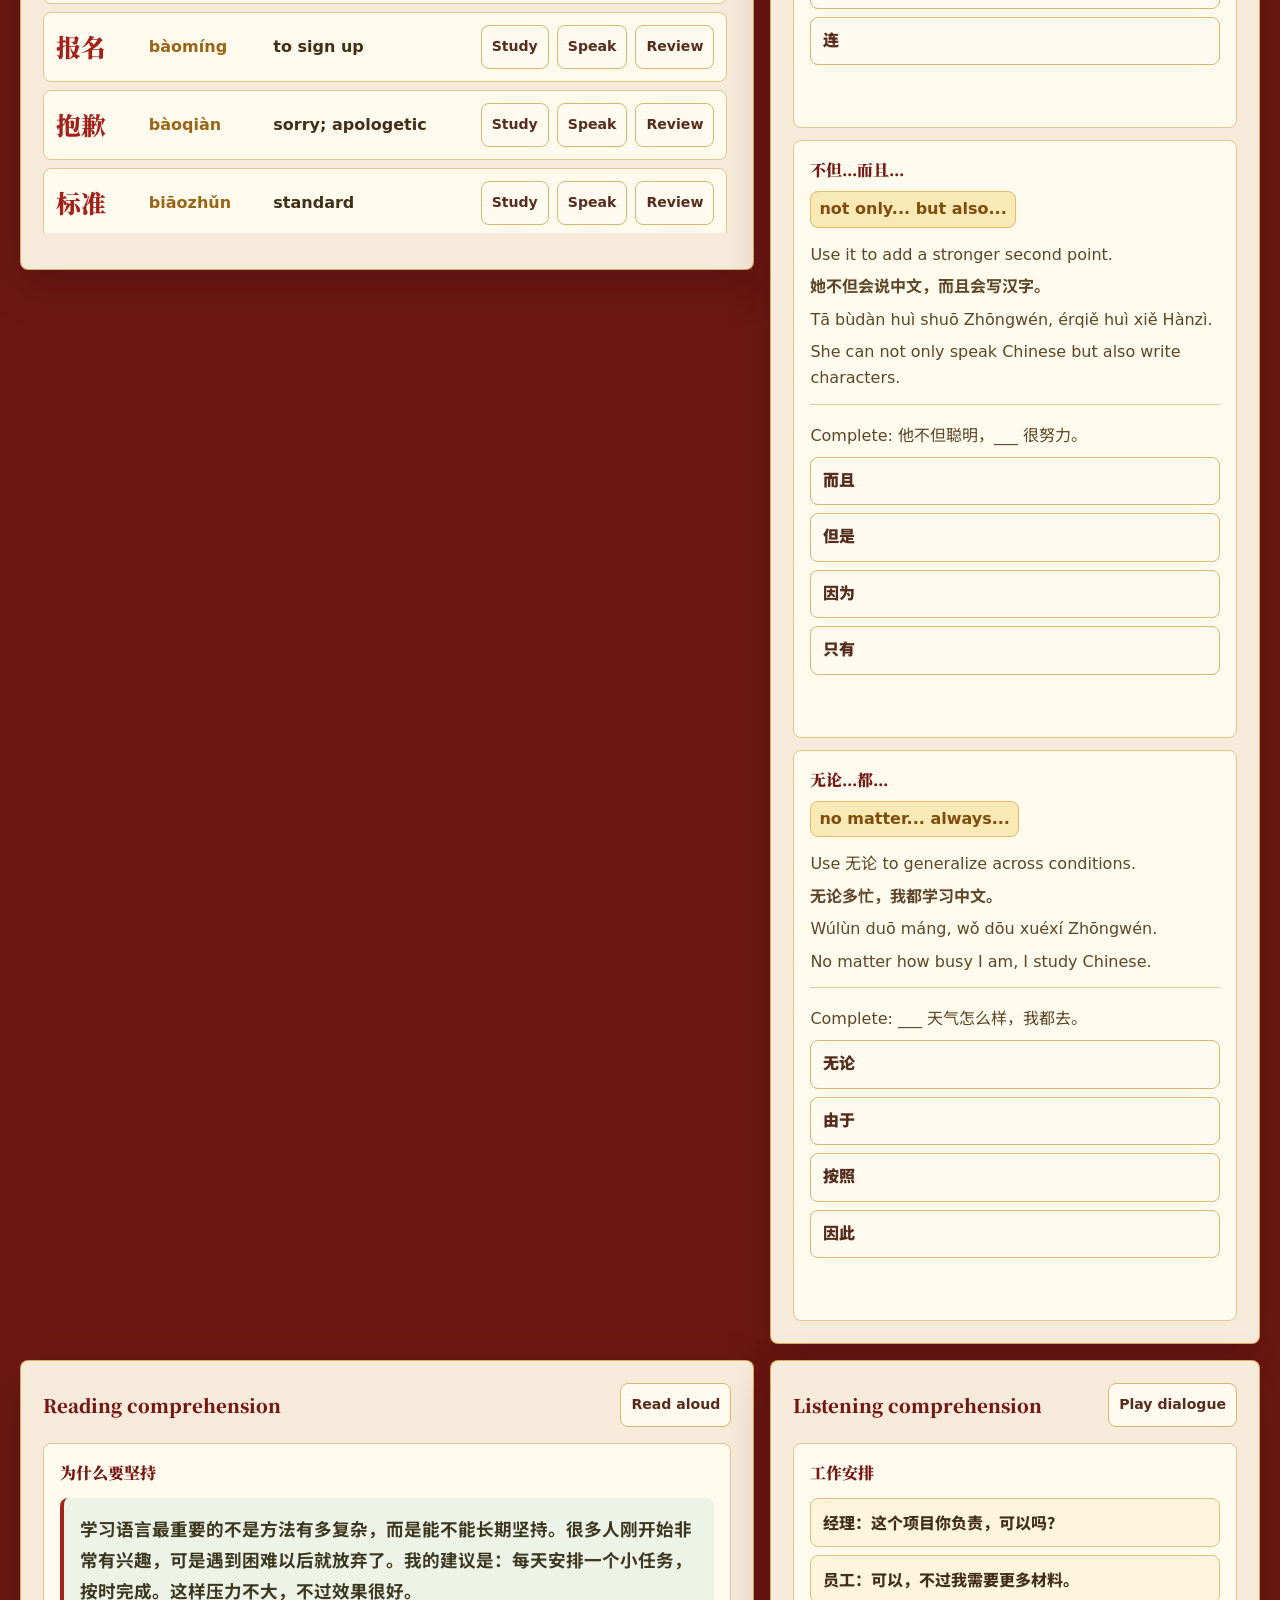
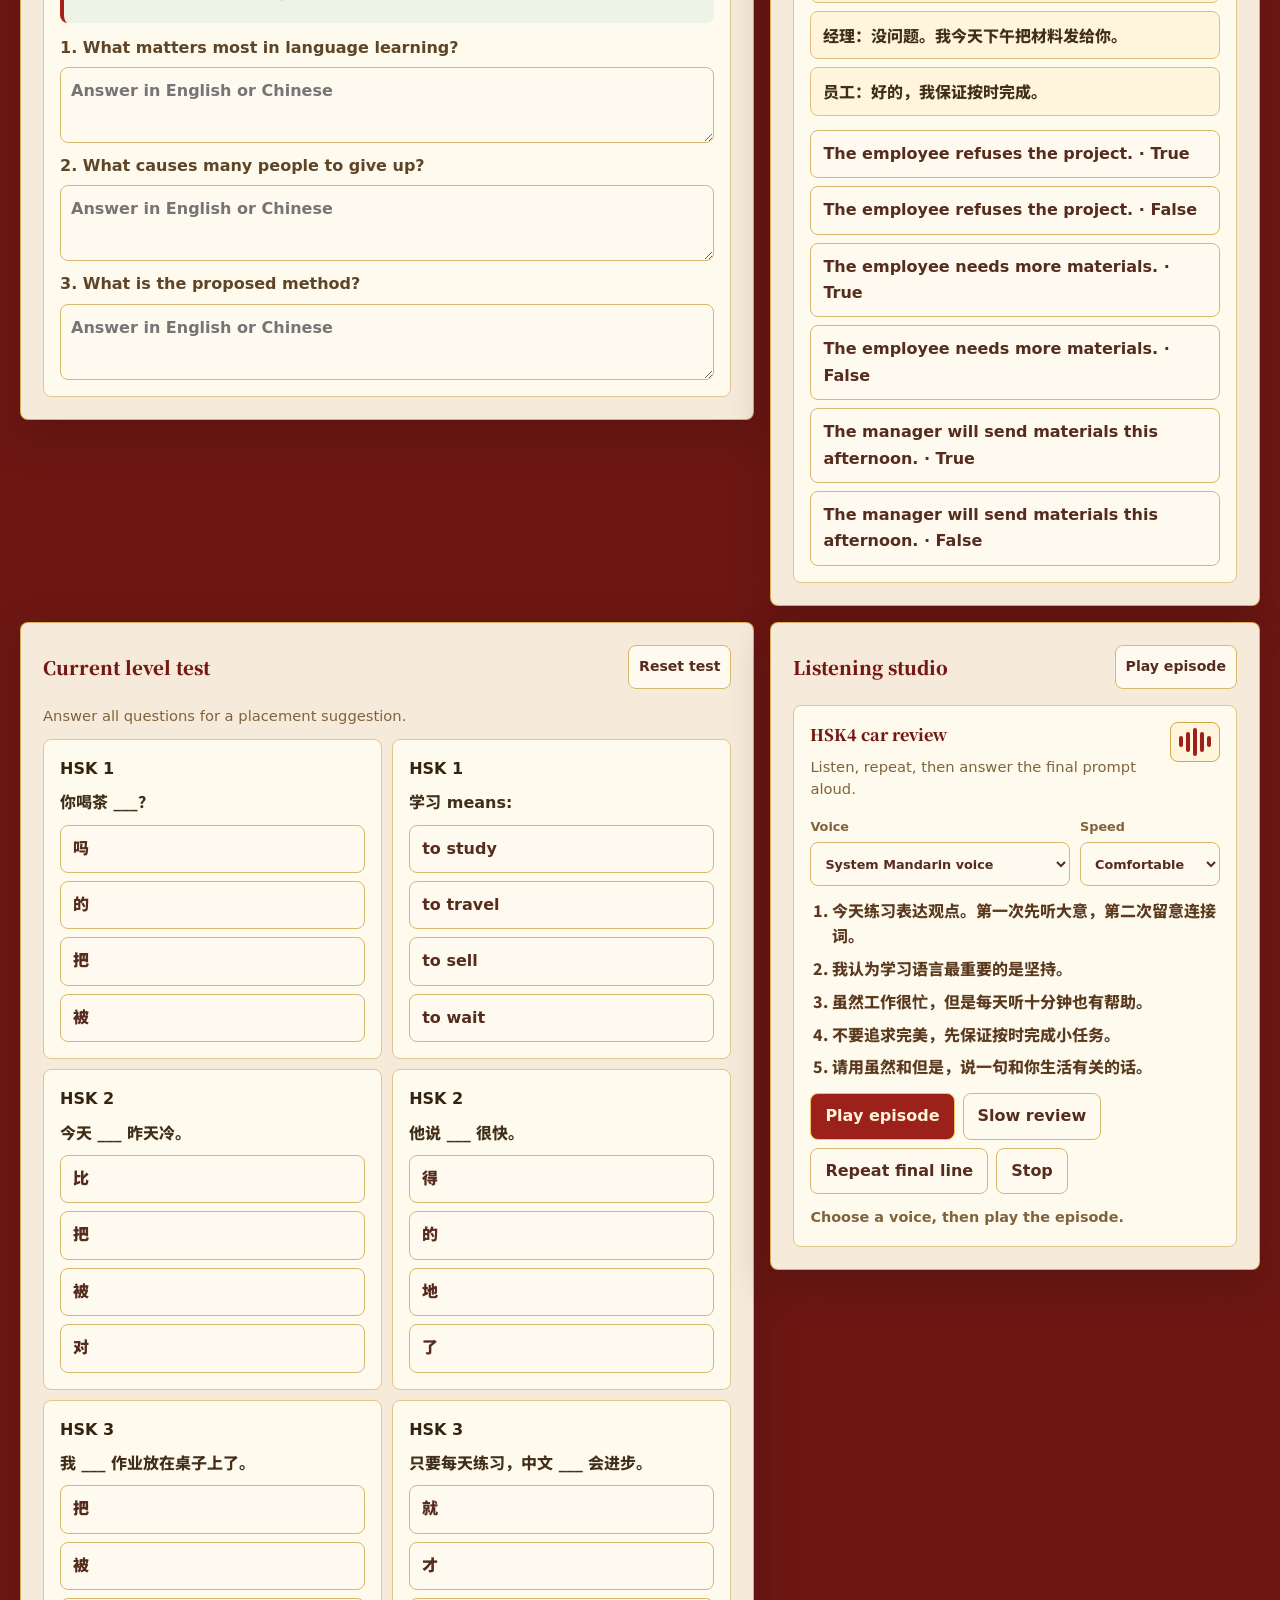
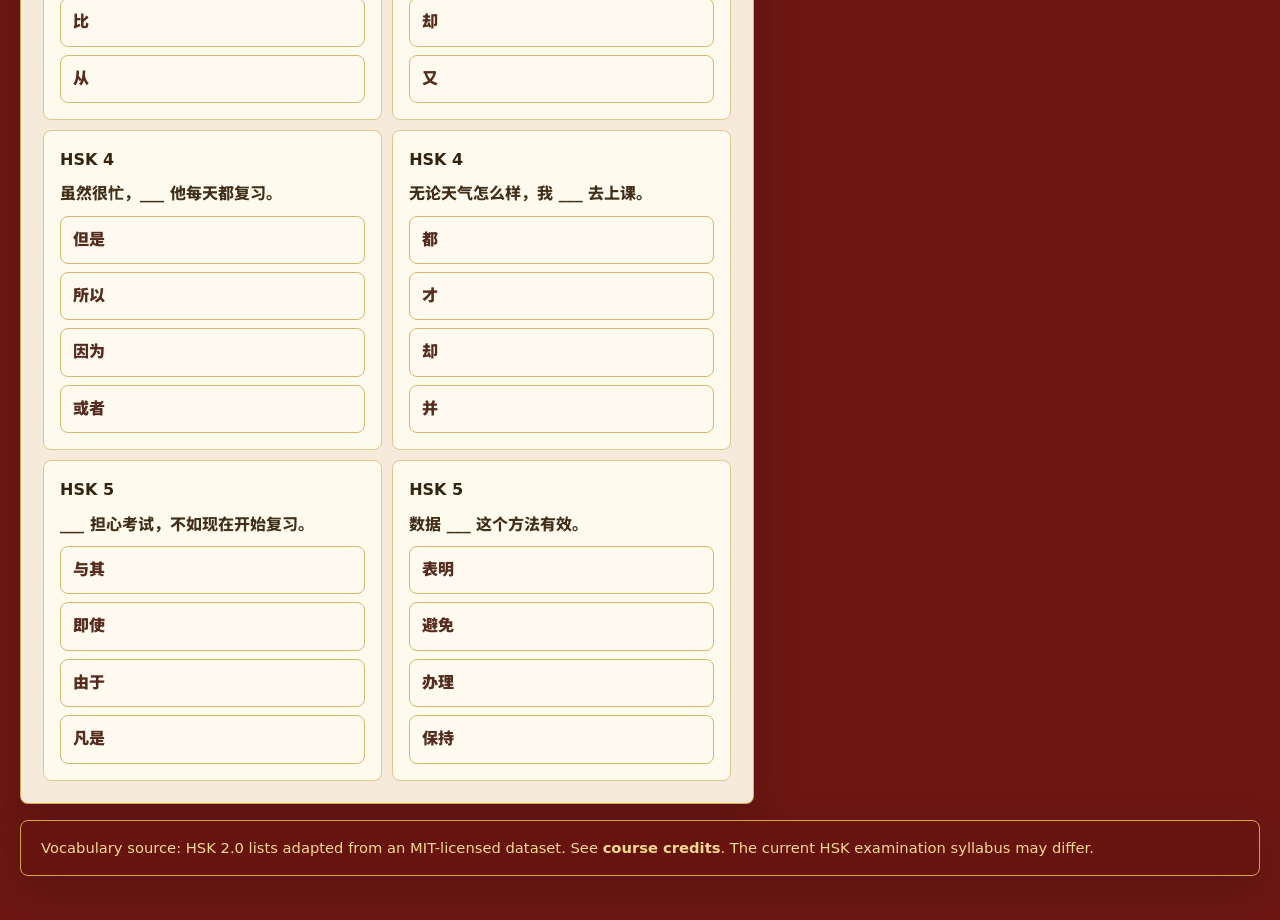
<file: chinese/hsk4/index.html>
<!DOCTYPE html>
<html lang="en">
  <head>
    <meta charset="UTF-8" />
    <meta name="viewport" content="width=device-width, initial-scale=1" />
    <title>Chinese Study - HSK 4</title>
    <meta
      name="description"
      content="Interactive simplified Chinese HSK 4 study page with vocabulary, grammar, flashcards, quizzes, and progress tracking."
    />
    <link rel="stylesheet" href="https://fonts.googleapis.com/css2?family=Noto+Sans+SC:wght@400;500;700;900&family=Noto+Serif+SC:wght@700;900&display=swap" />
    <link rel="stylesheet" href="../../style.css" />
    <link rel="stylesheet" href="../chinese.css" />
    <script defer src="../hsk-vocabulary.js"></script>
    <script defer src="../chinese.js"></script>
  </head>
  <body>
    <main id="chinese-app" class="chinese-shell" data-level="4" data-base=".." data-home="../../index.html">
      <noscript>This study page needs JavaScript enabled for flashcards, quizzes, and progress tracking.</noscript>
    </main>
  </body>
</html>
</file>
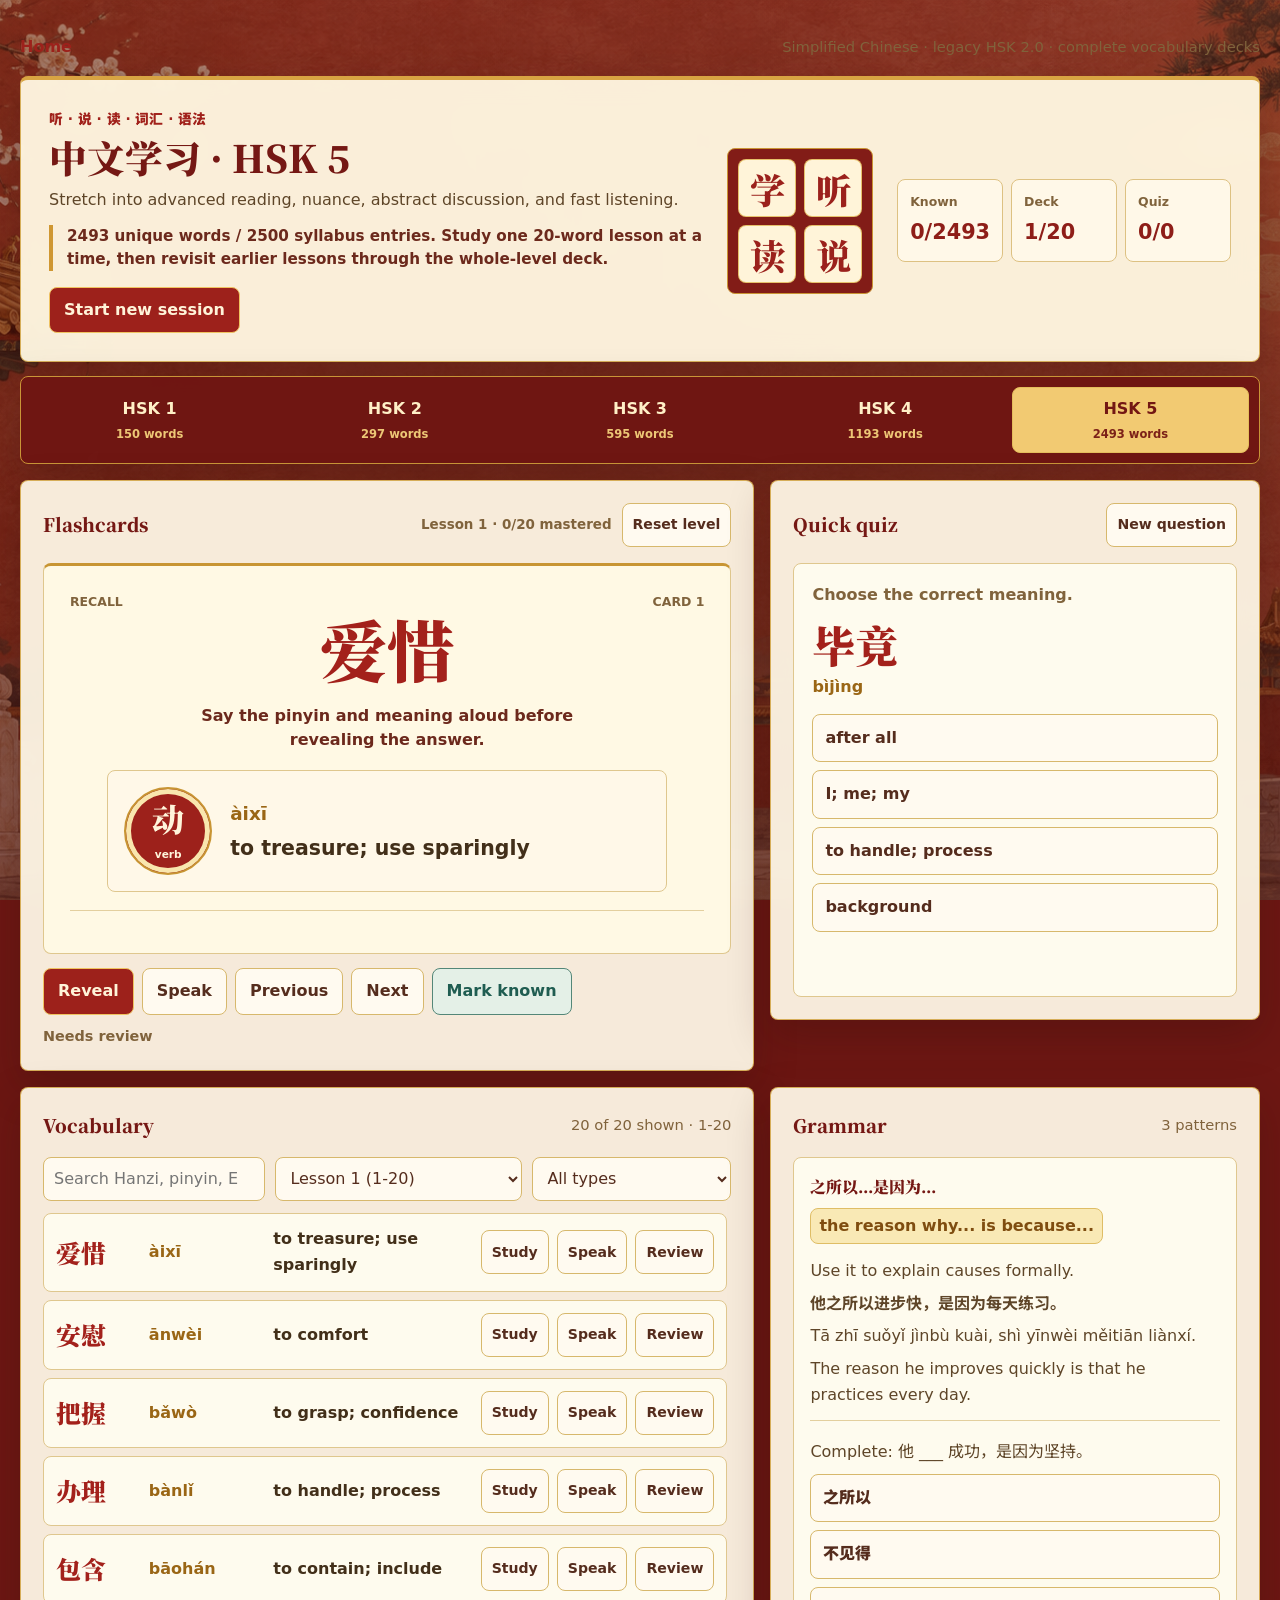
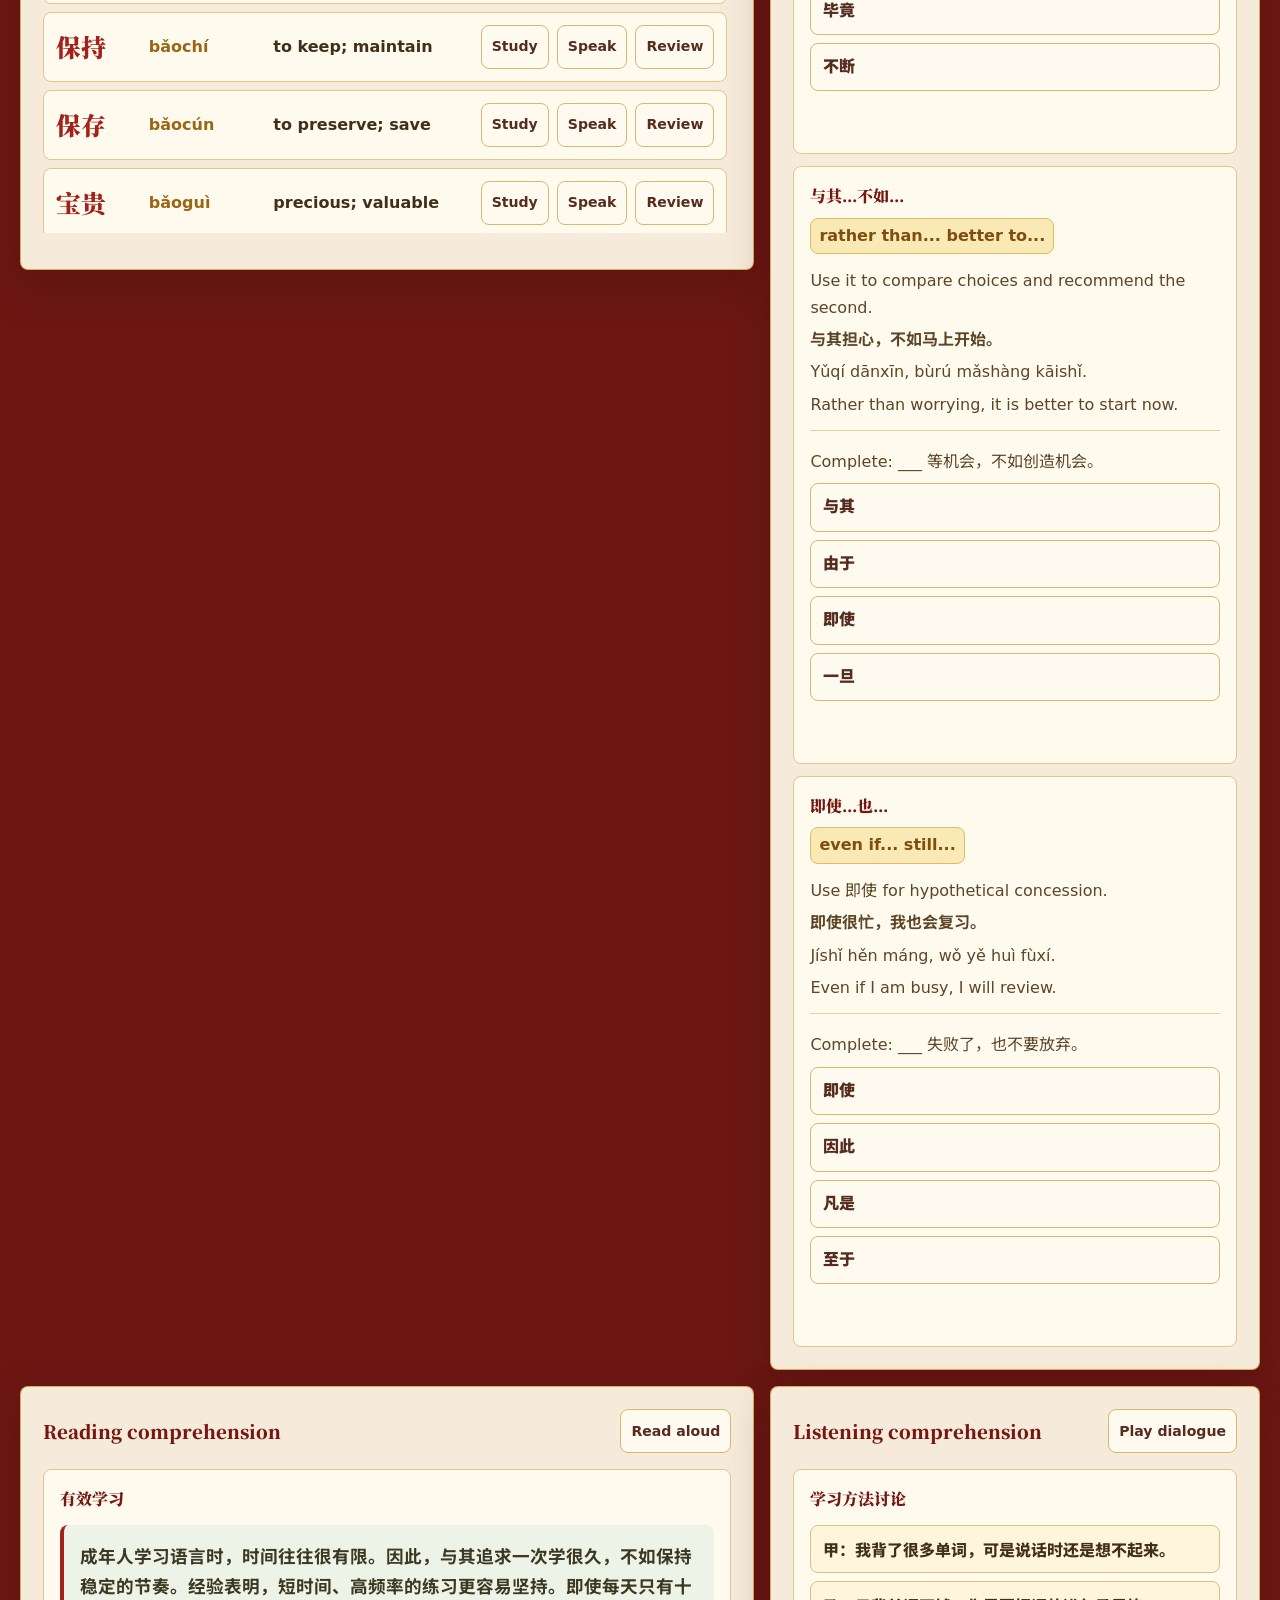
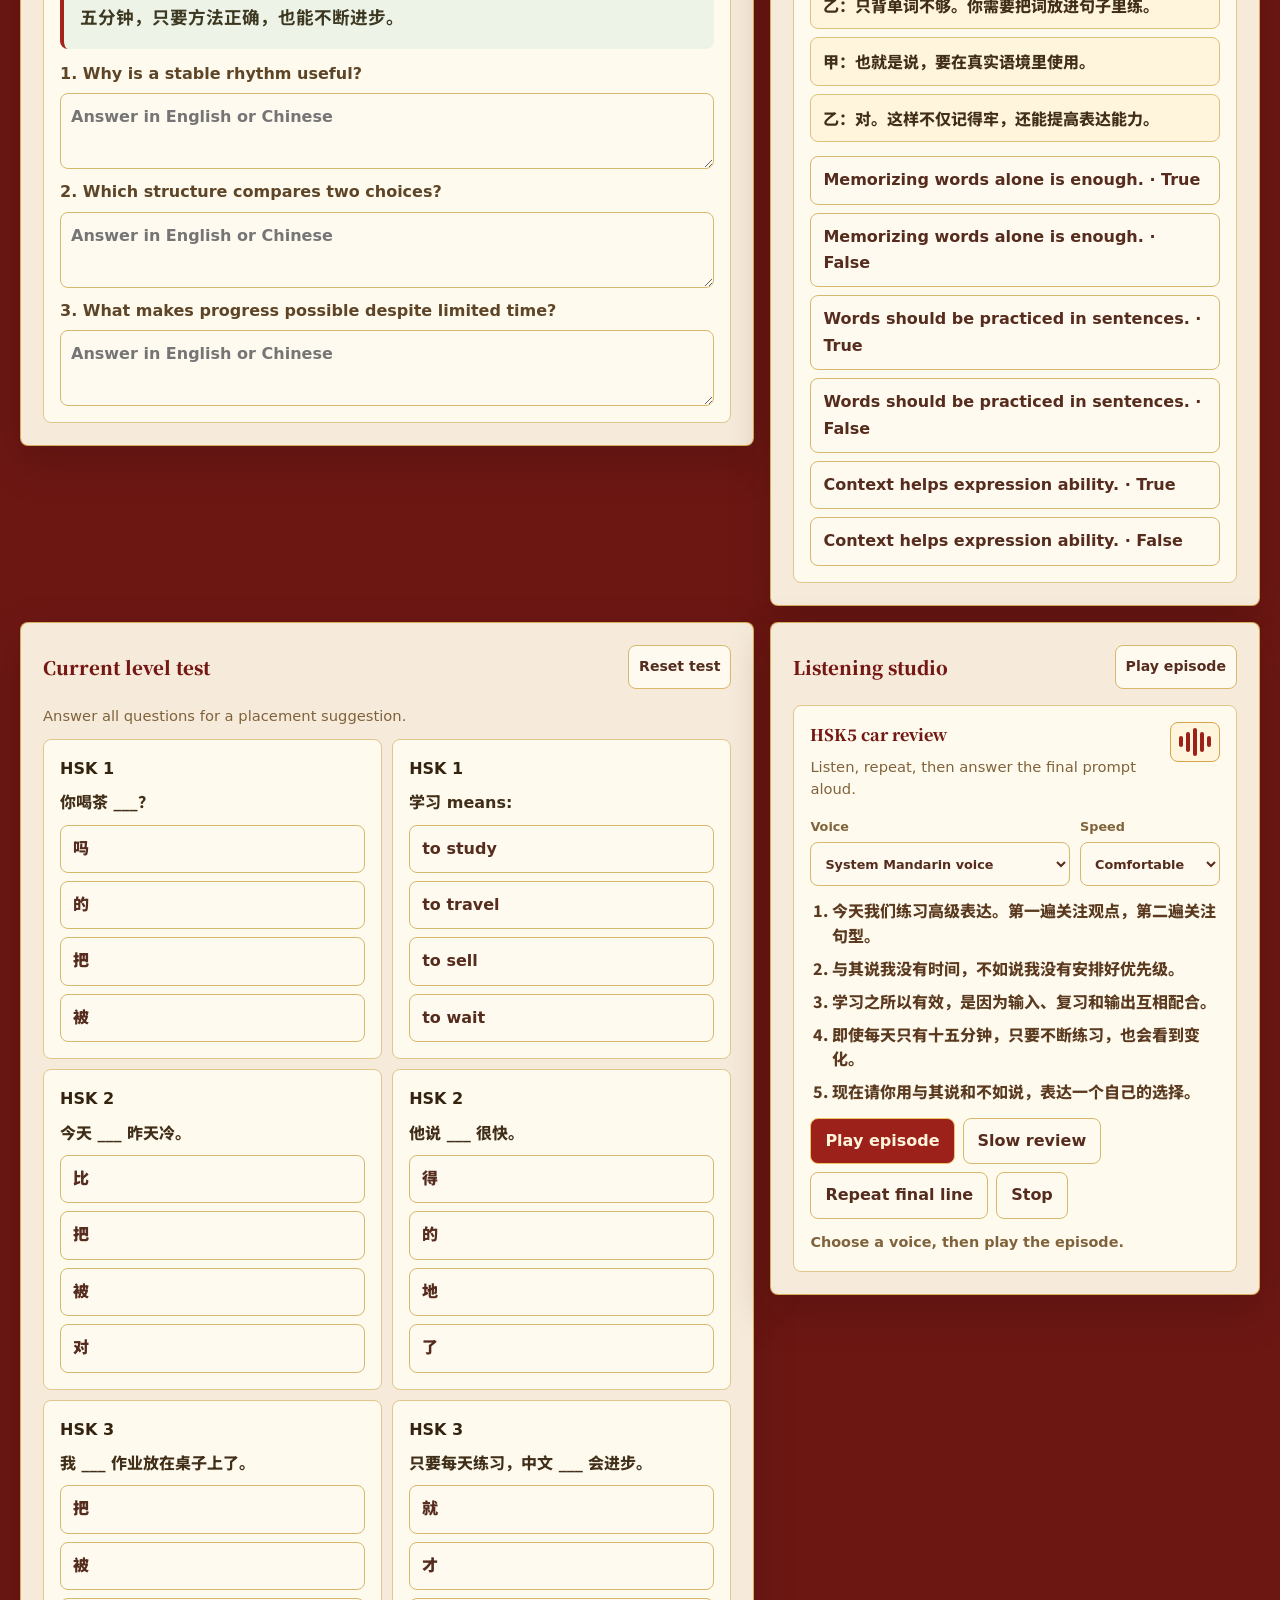
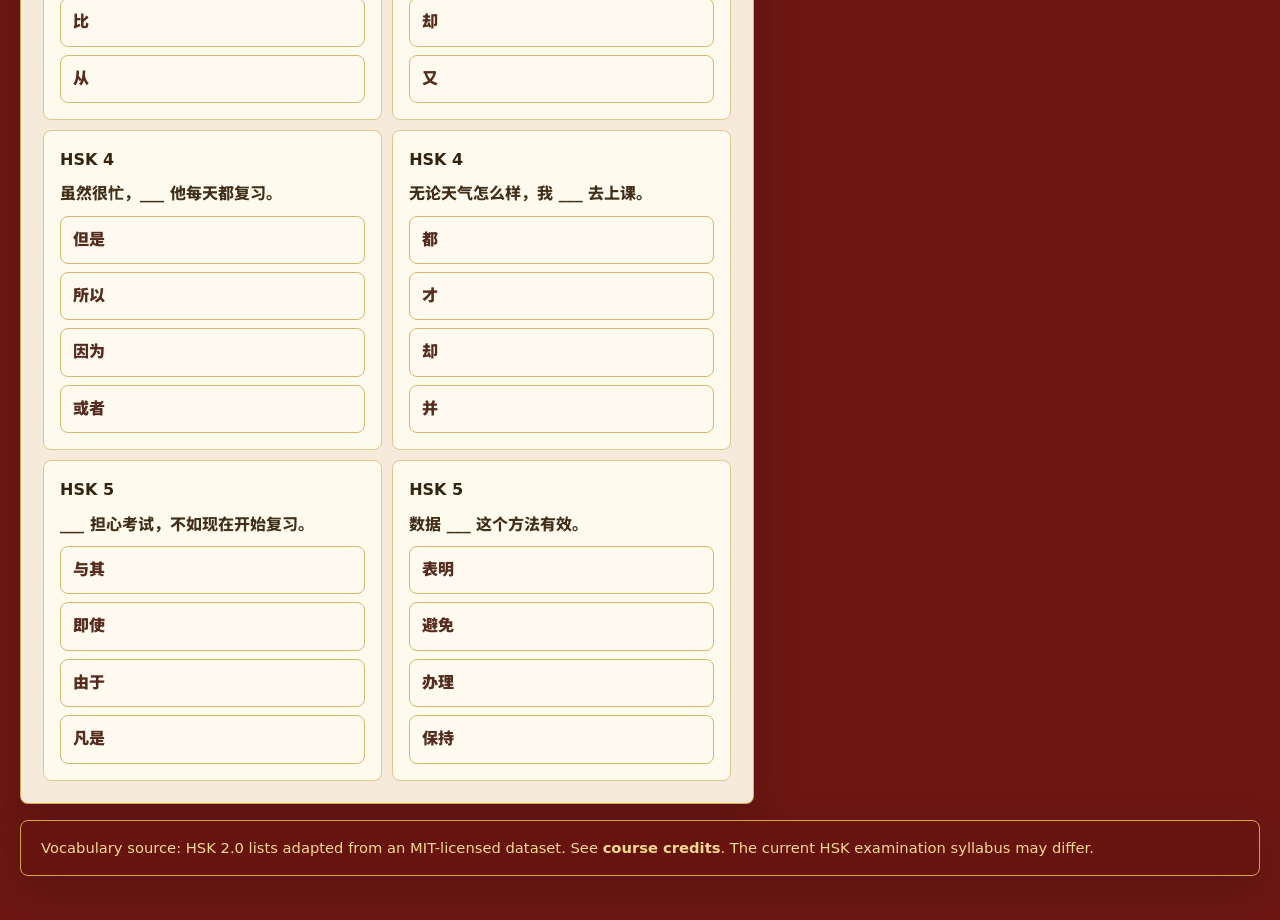
<file: chinese/hsk5/index.html>
<!DOCTYPE html>
<html lang="en">
  <head>
    <meta charset="UTF-8" />
    <meta name="viewport" content="width=device-width, initial-scale=1" />
    <title>Chinese Study - HSK 5</title>
    <meta
      name="description"
      content="Interactive simplified Chinese HSK 5 study page with vocabulary, grammar, reading, listening, level testing, podcasts, and progress tracking."
    />
    <link rel="stylesheet" href="https://fonts.googleapis.com/css2?family=Noto+Sans+SC:wght@400;500;700;900&family=Noto+Serif+SC:wght@700;900&display=swap" />
    <link rel="stylesheet" href="../../style.css" />
    <link rel="stylesheet" href="../chinese.css" />
    <script defer src="../hsk-vocabulary.js"></script>
    <script defer src="../chinese.js"></script>
  </head>
  <body>
    <main id="chinese-app" class="chinese-shell" data-level="5" data-base=".." data-home="../../index.html">
      <noscript>This study page needs JavaScript enabled for flashcards, quizzes, audio, and progress tracking.</noscript>
    </main>
  </body>
</html>
</file>
<file: style.css>
* {
  box-sizing: border-box;
}

:root {
  --page-bg: #eef3f1;
  --surface: rgba(255, 255, 255, 0.92);
  --surface-strong: #ffffff;
  --surface-soft: #f6f8f7;
  --ink: #18212b;
  --muted: #65737f;
  --line: #dbe5e0;
  --accent: #0f766e;
  --accent-soft: #d8f0ec;
  --warm: #c27803;
  --shadow: 0 18px 55px rgba(24, 33, 43, 0.14);
}

html {
  scroll-behavior: smooth;
}

body {
  position: relative;
  min-height: 100vh;
  margin: 0;
  color: var(--ink);
  font-family: ui-sans-serif, system-ui, -apple-system, BlinkMacSystemFont, "Segoe UI",
    sans-serif;
  font-size: 16px;
  font-weight: 400;
  line-height: 1.65;
  background-color: var(--page-bg);
  background-image: url("./imgs/mountain_background.JPG");
  background-repeat: no-repeat;
  background-size: cover;
  background-attachment: fixed;
  background-position: center top;
}

body::before {
  content: "";
  position: fixed;
  inset: 0;
  z-index: 0;
  background: rgba(238, 243, 241, 0.82);
  pointer-events: none;
}

.row,
body > center {
  position: relative;
  z-index: 1;
}

a {
  transition: color 160ms ease, background-color 160ms ease, border-color 160ms ease,
    transform 160ms ease;
}

.row {
  display: flex;
  align-items: flex-start;
  gap: 32px;
  width: min(1400px, calc(100% - 24px));
  margin: 0 auto;
  padding: 52px 0 40px;
}

.column {
  padding: 0;
}

.left {
  position: relative;
  flex: 0 0 280px;
  min-width: 250px;
  margin: 0;
}

.left center {
  display: flex;
  flex-direction: column;
  align-items: center;
}

.right {
  flex: 1 1 auto;
  width: auto;
  min-width: 0;
  max-width: 1040px;
  margin: 0;
  padding: 0;
  opacity: 1;
}

.black-border-tiny,
.sidebar-box-ele {
  border: 1px solid var(--line);
}

#personal-picture {
  width: 218px !important;
  height: 218px !important;
  margin: 0 0 18px;
  border-radius: 50%;
  border: 4px solid rgba(255, 255, 255, 0.9);
  box-shadow: var(--shadow);
  object-fit: cover;
}

.white-background-header,
aside > div,
.footer {
  width: 100%;
  border-radius: 8px;
  background: var(--surface);
  box-shadow: 0 12px 35px rgba(24, 33, 43, 0.1);
  backdrop-filter: blur(12px);
}

.white-background-header {
  padding: 22px 18px !important;
}

.white-background-header h1 {
  margin: 0 !important;
  color: var(--ink);
  line-height: 1.15;
}

.white-background-header h1 + h1 {
  margin-top: 5px !important;
}

.white-background-header h2 {
  margin-top: 10px !important;
  font-size: 0.92rem !important;
  line-height: 1.3;
}

.social-logo-page {
  width: 32px;
  height: 32px;
  object-fit: contain;
}

.white-background-header [role="group"] {
  gap: 4px;
  padding: 4px;
  border: 1px solid var(--line);
  background: var(--surface-soft) !important;
}

.white-background-header [role="group"] a {
  display: inline-flex;
  align-items: center;
  justify-content: center;
  width: 40px;
  height: 40px;
  border-radius: 8px;
}

aside {
  width: 100% !important;
}

aside > div {
  padding: 10px !important;
}

.a-sidebar-menu-item {
  min-height: 44px;
  border-radius: 8px !important;
  border-color: transparent;
  color: var(--ink) !important;
  font-size: 15px !important;
  font-weight: 700 !important;
}

.a-sidebar-menu-item span {
  padding-right: 0 !important;
  font-weight: inherit;
  white-space: normal;
}

.a-sidebar-menu-item:hover,
.a-sidebar-menu-item.is-active {
  color: var(--accent) !important;
  background: var(--accent-soft) !important;
  border-color: rgba(15, 118, 110, 0.25);
  transform: translateX(2px);
}

.section-bg {
  position: relative;
  margin-bottom: 16px;
  padding: 0 28px;
  overflow: hidden;
  border: 1px solid rgba(219, 229, 224, 0.95);
  border-radius: 8px !important;
  background: var(--surface);
  box-shadow: 0 16px 42px rgba(24, 33, 43, 0.1);
  backdrop-filter: blur(14px);
  transition: transform 180ms ease, box-shadow 180ms ease, border-color 180ms ease;
}

.section-bg:hover {
  border-color: rgba(15, 118, 110, 0.32);
  box-shadow: 0 22px 58px rgba(24, 33, 43, 0.16);
  transform: translateY(-2px);
}

.container-black-bottom-line {
  display: flex;
  align-items: center;
  width: 100%;
  min-height: 74px;
  margin: 0;
  padding: 0;
  border-bottom: 0;
  cursor: default;
}

.container-black-bottom-line h3 {
  display: flex !important;
  align-items: center;
  gap: 8px;
  margin: 0;
  color: var(--ink);
  font-size: 1.34rem !important;
  line-height: 1.25;
  letter-spacing: 0;
}

.section-bg > :not(.container-black-bottom-line) {
  margin-top: 0.5rem !important;
  margin-bottom: 1.35rem !important;
}

.body-text,
.padded-element,
.lecture,
.project-text,
.language-level {
  font-size: 1rem;
}

.body-text p {
  margin: 0;
}

.title-body {
  font-size: 1.15rem;
}

.padded-element {
  padding: 12px;
}


.bold {
  font-weight: 700;
}

.ul-format-custom {
  padding-left: 1.2rem;
}

.ul-format-custom > li {
  margin-bottom: 0.65rem;
}

.education-list {
  padding-left: 0;
  list-style: none;
}

.education-entry {
  display: grid;
  grid-template-columns: 58px minmax(0, 1fr);
  gap: 16px;
  align-items: center;
  margin-bottom: 14px !important;
  padding: 18px;
  border: 1px solid var(--line);
  border-radius: 8px;
  background: var(--surface-strong);
}

.education-logo-link {
  display: inline-flex;
  align-items: center;
  justify-content: center;
  width: 54px;
  height: 54px;
  border: 1px solid var(--line);
  border-radius: 8px;
  background: #fff;
  box-shadow: 0 8px 18px rgba(24, 33, 43, 0.08);
}

.education-logo-link:hover {
  border-color: rgba(15, 118, 110, 0.35);
  transform: translateY(-1px);
}

.education-logo {
  width: 38px;
  height: 38px;
  object-fit: contain;
}

.education-entry-body {
  min-width: 0;
}

.a-url {
  color: var(--accent) !important;
  font-weight: 700;
  text-decoration: none;
}

.a-url:hover {
  color: #0a4f4a !important;
  text-decoration: underline;
  text-underline-offset: 3px;
}

.a-url:visited {
  color: #7c3aed !important;
}

#about,
#work-experience {
  padding-top: 0;
  margin-top: 0;
}

.job-bullet-points {
  margin: 8px 0 14px;
  padding-left: 0;
  color: #000;
  list-style: none;
}

.job-bullet-points li {
  position: relative;
  margin: 6px 0;
  padding-left: 18px;
}

.job-bullet-points li::before {
  content: "";
  position: absolute;
  top: 0.78em;
  left: 2px;
  width: 6px;
  height: 6px;
  border-radius: 50%;
  background: #000;
}

.job-date {
  color: var(--muted);
  font-size: 0.95rem;
}

.work-experience-list {
  padding-left: 0;
  list-style: none;
}

.work-entry {
  display: grid;
  grid-template-columns: 58px minmax(0, 1fr);
  gap: 16px;
  margin-bottom: 14px !important;
  padding: 18px;
  border: 1px solid var(--line);
  border-radius: 8px;
  background: var(--surface-strong);
}

.company-logo-link {
  display: inline-flex;
  align-items: center;
  justify-content: center;
  width: 54px;
  height: 54px;
  border: 1px solid var(--line);
  border-radius: 8px;
  background: #fff;
  box-shadow: 0 8px 18px rgba(24, 33, 43, 0.08);
}

.company-logo-link:hover {
  border-color: rgba(15, 118, 110, 0.35);
  transform: translateY(-1px);
}

.company-logo {
  width: 38px;
  height: 38px;
  object-fit: contain;
}

.company-logo-fallback {
  color: var(--accent);
  font-size: 0.78rem;
  font-weight: 800;
  line-height: 1;
  text-align: center;
}

.work-entry-body {
  min-width: 0;
}

.language-level {
  position: relative;
  top: -4px;
  padding-left: 0.75rem;
  color: var(--muted);
  font-weight: 700;
}

.language-logo {
  width: 54px;
  height: 34px;
  margin: 8px 10px 8px 0;
  border-radius: 6px;
  object-fit: cover;
  box-shadow: 0 4px 12px rgba(24, 33, 43, 0.12);
}

.project-title {
  font-size: 1rem;
  font-weight: 800;
}

.project-title-background {
  padding: 12px;
  color: #fff;
  background-color: var(--accent);
}

.project-container-large,
.project-container-small {
  width: 100%;
  height: auto;
  min-height: 0;
  overflow: hidden;
  border: 1px solid var(--line);
  border-radius: 8px;
  background: var(--surface-strong);
  box-shadow: 0 10px 24px rgba(24, 33, 43, 0.08);
}

.section-bg [style*="display:table"] {
  display: grid !important;
  grid-template-columns: repeat(auto-fit, minmax(280px, 1fr));
  gap: 18px;
  width: 100%;
}

.section-bg [style*="float:left"],
.section-bg [style*="float:right"] {
  float: none !important;
  margin-left: 0 !important;
}

.project-image,
.project-image-siag,
.project-image-pharmaq,
.project-image-square {
  width: 100%;
  height: 190px;
  object-fit: cover;
}

.project-image-square {
  object-fit: contain;
  background: var(--surface-soft);
}

.project-text {
  padding: 16px;
  color: #2d3a45;
}

.code-logo-page {
  width: 42px;
  height: 42px;
  object-fit: contain;
}

.code-logo-rectangular {
  width: 70px;
  height: 42px;
  object-fit: contain;
}

.project-image-container {
  position: static;
  display: flex;
  justify-content: center;
  gap: 10px;
  width: 100%;
  padding: 0 0 18px;
  white-space: nowrap;
}

.project-image-container a img {
  display: inline-block;
  max-width: 100%;
  height: auto;
}

.footer {
  width: 100%;
  margin: 0;
  padding: 20px 24px;
  border-right: 0;
  border-left: 0;
  border-radius: 0;
  color: var(--muted);
  font-size: 0.95rem;
}

@media (max-width: 1100px) {
  .row {
    width: calc(100% - 24px);
    flex-direction: column;
    gap: 24px;
    padding-top: 28px;
  }

  .left {
    position: relative;
    top: auto;
    flex: 0 0 auto;
    width: 100%;
  }

  .left center {
    gap: 14px;
  }

  aside > div ul {
    display: grid;
    grid-template-columns: repeat(auto-fit, minmax(190px, 1fr));
    gap: 8px;
  }

  aside > div ul li {
    margin: 0 !important;
  }

  .right {
    width: 100%;
    max-width: none;
  }
}

@media (max-width: 640px) {
  body {
    background-attachment: scroll;
  }

  .row {
    width: min(100% - 20px, 540px);
    padding-top: 18px;
  }

  #personal-picture {
    width: 168px !important;
    height: 168px !important;
  }

  .white-background-header,
  aside > div {
    width: 100%;
  }

  .section-bg {
    padding: 0 16px;
  }

  .container-black-bottom-line {
    min-height: 64px;
  }

  .container-black-bottom-line h3 {
    font-size: 1.08rem !important;
  }

  .work-entry {
    grid-template-columns: 46px minmax(0, 1fr);
    gap: 12px;
    padding: 14px;
  }

  .education-entry {
    grid-template-columns: 1fr;
    gap: 10px;
  }

  .company-logo-link {
    width: 44px;
    height: 44px;
  }

  .education-logo-link {
    width: 44px;
    height: 44px;
  }

  .company-logo {
    width: 32px;
    height: 32px;
  }

  .education-logo {
    width: 32px;
    height: 32px;
  }
}
</file>
<file: chinese/chinese.css>
.chinese-shell {
  position: relative;
  z-index: 1;
  width: min(1240px, calc(100% - 24px));
  margin: 0 auto;
  padding: 34px 0 44px;
  color: #17202a;
  font-family: ui-sans-serif, system-ui, -apple-system, BlinkMacSystemFont, "Segoe UI",
    "Noto Sans SC", sans-serif;
}

.study-topbar {
  display: flex;
  align-items: center;
  justify-content: space-between;
  gap: 16px;
  margin-bottom: 16px;
}

.study-topbar .source-note {
  min-width: 0;
  max-width: 100%;
}

.home-link,
.source-note a,
.footer-link {
  color: #0f766e;
  font-weight: 800;
  text-decoration: none;
}

.home-link:hover,
.source-note a:hover,
.footer-link:hover {
  color: #0a4f4a;
  text-decoration: underline;
  text-underline-offset: 3px;
}

.study-header,
.level-nav,
.study-panel,
.study-footer {
  border: 1px solid rgba(219, 229, 224, 0.95);
  border-radius: 8px;
  background: rgba(255, 255, 255, 0.94);
  box-shadow: 0 16px 42px rgba(24, 33, 43, 0.1);
  backdrop-filter: blur(14px);
}

.study-header {
  display: grid;
  grid-template-columns: minmax(0, 1fr) auto auto;
  gap: 24px;
  align-items: center;
  padding: 28px;
  margin-bottom: 14px;
  overflow: hidden;
}

.study-kicker {
  margin: 0 0 6px;
  color: #a34717;
  font-size: 0.86rem;
  font-weight: 900;
  text-transform: uppercase;
}

.study-title {
  margin: 0;
  color: #141c25;
  font-size: 2.35rem;
  font-weight: 900;
  line-height: 1.1;
}

.study-subtitle {
  max-width: 72ch;
  margin: 10px 0 0;
  color: #46525d;
  font-size: 1rem;
  line-height: 1.55;
}

.study-plan {
  max-width: 72ch;
  margin: 12px 0 0;
  padding-left: 14px;
  border-left: 4px solid #d6452f;
  color: #30404d;
  font-size: 0.95rem;
  font-weight: 800;
  line-height: 1.5;
}

.session-button {
  margin-top: 16px;
}

.hanzi-visual {
  display: grid;
  grid-template-columns: repeat(2, 58px);
  gap: 8px;
  padding: 10px;
  border: 1px solid #eadbc6;
  border-radius: 8px;
  background:
    linear-gradient(135deg, rgba(180, 35, 24, 0.1), rgba(15, 118, 110, 0.12)),
    #fffaf0;
}

.hanzi-visual span {
  display: grid;
  place-items: center;
  width: 58px;
  height: 58px;
  border: 1px solid rgba(180, 35, 24, 0.14);
  border-radius: 8px;
  background: rgba(255, 255, 255, 0.8);
  color: #b42318;
  font-family: "Noto Sans SC", serif;
  font-size: 2.2rem;
  font-weight: 900;
}

.study-stats {
  display: grid;
  grid-template-columns: repeat(3, minmax(88px, 1fr));
  gap: 8px;
  min-width: 300px;
}

.stat-tile {
  min-height: 82px;
  padding: 12px;
  border: 1px solid #dbe5e0;
  border-radius: 8px;
  background: #f8faf9;
}

.stat-label {
  display: block;
  color: #65737f;
  font-size: 0.78rem;
  font-weight: 800;
}

.stat-value {
  display: block;
  margin-top: 2px;
  color: #16212b;
  font-size: 1.3rem;
  font-weight: 900;
}

.level-nav {
  display: grid;
  grid-template-columns: repeat(5, minmax(0, 1fr));
  gap: 8px;
  padding: 10px;
  margin-bottom: 16px;
}

.level-link {
  display: flex;
  flex-direction: column;
  align-items: center;
  justify-content: center;
  min-height: 44px;
  padding: 8px 10px;
  border: 1px solid transparent;
  border-radius: 8px;
  color: #16212b;
  font-weight: 900;
  text-decoration: none;
}

.level-link small {
  margin-top: 2px;
  color: #65737f;
  font-size: 0.72rem;
  font-weight: 800;
}

.level-link:hover,
.level-link.is-active {
  color: #0f766e;
  border-color: rgba(15, 118, 110, 0.25);
  background: #d8f0ec;
}

.study-grid {
  display: grid;
  grid-template-columns: minmax(0, 1.2fr) minmax(340px, 0.8fr);
  gap: 16px;
  align-items: start;
}

.study-panel {
  padding: 22px;
  min-width: 0;
}

.panel-title-row {
  display: flex;
  align-items: center;
  justify-content: space-between;
  gap: 14px;
  flex-wrap: wrap;
  margin-bottom: 16px;
}

.panel-actions {
  display: flex;
  align-items: center;
  gap: 10px;
  flex-wrap: wrap;
}

.session-progress {
  color: #80633c;
  font-size: 0.84rem;
  font-weight: 900;
}

.panel-title {
  margin: 0;
  color: #141c25;
  font-size: 1.15rem;
  font-weight: 900;
}

.panel-note,
.source-note {
  margin: 0;
  color: #65737f;
  font-size: 0.92rem;
  line-height: 1.5;
}

.flashcard {
  display: grid;
  align-content: center;
  min-height: 340px;
  padding: 26px;
  border: 1px solid #dbe5e0;
  border-radius: 8px;
  background: linear-gradient(180deg, #fffaf0 0%, #ffffff 74%);
}

.card-face-meta {
  display: flex;
  align-items: center;
  justify-content: space-between;
  gap: 12px;
  color: #80633c;
  font-size: 0.78rem;
  font-weight: 900;
  text-transform: uppercase;
}

.card-hanzi {
  display: block;
  color: #b42318;
  font-size: 4.2rem;
  font-weight: 900;
  line-height: 1.1;
  text-align: center;
}

.card-prompt {
  max-width: 38ch;
  min-height: 48px;
  margin: 18px auto 0;
  color: #6c291c;
  font-size: 1rem;
  font-weight: 800;
  line-height: 1.5;
  text-align: center;
}

.card-reveal {
  display: grid;
  grid-template-columns: 88px minmax(0, 1fr);
  gap: 18px;
  align-items: center;
  max-width: 560px;
  width: 100%;
  margin: 18px auto 0;
  padding: 16px;
  border: 1px solid #dfc78e;
  border-radius: 8px;
  background: #fff8e8;
}

.meaning-seal {
  display: grid;
  place-items: center;
  width: 88px;
  height: 88px;
  padding: 8px;
  border: 2px solid #c89533;
  border-radius: 50%;
  background: #9d211b;
  box-shadow: inset 0 0 0 5px #f9e6ae;
  color: #fff5db;
  text-align: center;
}

.seal-glyph {
  font-family: "Noto Serif SC", "Songti SC", SimSun, serif;
  font-size: 2rem;
  font-weight: 900;
  line-height: 1;
}

.seal-type {
  margin-top: 3px;
  font-size: 0.66rem;
  font-weight: 900;
  line-height: 1.15;
  overflow-wrap: anywhere;
}

.card-translation {
  min-width: 0;
}

.card-reveal .card-pinyin {
  min-height: 0;
  margin: 0;
  font-size: 1.15rem;
  text-align: left;
}

.card-reveal .card-meaning {
  min-height: 0;
  margin: 6px 0 0;
  font-size: 1.28rem;
  text-align: left;
}

.card-pinyin {
  display: block;
  min-height: 34px;
  margin-top: 10px;
  color: #8a4f10;
  font-size: 1.35rem;
  font-weight: 800;
  text-align: center;
}

.card-meaning {
  min-height: 64px;
  margin: 16px auto 0;
  color: #26323d;
  font-size: 1.25rem;
  font-weight: 800;
  line-height: 1.35;
  text-align: center;
}

.card-example {
  min-height: 0;
  margin-top: 18px;
  padding-top: 16px;
  border-top: 1px solid #eadbc6;
  color: #47545f;
  line-height: 1.55;
  text-align: center;
}

.example-zh {
  display: block;
  color: #17202a;
  font-size: 1.15rem;
  font-weight: 800;
}

.example-pinyin,
.example-en {
  display: block;
  margin-top: 2px;
}

.tool-row {
  display: flex;
  flex-wrap: wrap;
  gap: 8px;
  margin-top: 14px;
}

.tool-row.compact {
  margin-top: 0;
}

.tool-button,
.choice-button,
.small-button {
  min-height: 44px;
  border: 1px solid #cfdcd6;
  border-radius: 8px;
  background: #ffffff;
  color: #17202a;
  font: inherit;
  font-weight: 900;
  cursor: pointer;
  transition: transform 160ms ease, border-color 160ms ease, background-color 160ms ease,
    color 160ms ease;
}

.tool-button {
  padding: 9px 14px;
}

.small-button {
  min-height: 44px;
  padding: 6px 10px;
  font-size: 0.88rem;
}

.tool-button:focus-visible,
.choice-button:focus-visible,
.small-button:focus-visible,
.search-input:focus-visible,
.select-input:focus-visible,
.prompt-list textarea:focus-visible,
.level-link:focus-visible,
.flashcard:focus-visible {
  outline: 3px solid #e6bc59;
  outline-offset: 3px;
}

button:disabled {
  cursor: not-allowed;
  opacity: 0.52;
  transform: none;
}

.tool-button:hover,
.choice-button:hover,
.small-button:hover {
  border-color: rgba(15, 118, 110, 0.45);
  background: #effaf7;
  color: #0f766e;
  transform: translateY(-1px);
}

.tool-button.primary {
  border-color: #0f766e;
  background: #0f766e;
  color: #ffffff;
}

.tool-button.warn {
  border-color: #d8b15d;
  background: #fff6dc;
  color: #7a4709;
}

.known-state {
  margin-top: 10px;
  color: #65737f;
  font-size: 0.9rem;
  font-weight: 800;
}

.vocab-controls {
  display: grid;
  grid-template-columns: minmax(0, 1fr) minmax(158px, auto) minmax(158px, auto);
  gap: 10px;
  margin-bottom: 12px;
}

.search-input,
.select-input {
  width: 100%;
  min-height: 44px;
  padding: 8px 10px;
  border: 1px solid #cfdcd6;
  border-radius: 8px;
  background: #ffffff;
  color: #17202a;
  font: inherit;
}

.vocab-list {
  display: grid;
  gap: 8px;
  max-height: 620px;
  padding-right: 4px;
  overflow: auto;
}

.vocab-pager {
  display: flex;
  align-items: center;
  justify-content: space-between;
  gap: 10px;
  margin-top: 14px;
}

.page-status {
  color: #80633c;
  font-size: 0.9rem;
  font-weight: 800;
  text-align: center;
}

.vocab-row {
  display: grid;
  grid-template-columns: minmax(72px, 0.42fr) minmax(110px, 0.58fr) minmax(150px, 1fr) auto;
  gap: 10px;
  align-items: center;
  padding: 12px;
  border: 1px solid #dbe5e0;
  border-radius: 8px;
  background: #ffffff;
}

.vocab-row.is-known {
  border-color: rgba(15, 118, 110, 0.35);
  background: #f1faf7;
}

.vocab-hanzi {
  color: #b42318;
  font-size: 1.55rem;
  font-weight: 900;
}

.vocab-pinyin {
  color: #8a4f10;
  font-weight: 800;
}

.vocab-meaning {
  color: #26323d;
  font-weight: 700;
}

.quiz-card {
  padding: 18px;
  border: 1px solid #dbe5e0;
  border-radius: 8px;
  background: #ffffff;
}

.quiz-prompt {
  margin: 0 0 12px;
  color: #65737f;
  font-weight: 800;
}

.quiz-word {
  display: block;
  margin-bottom: 4px;
  color: #b42318;
  font-size: 2.7rem;
  font-weight: 900;
  line-height: 1.15;
}

.quiz-pinyin {
  display: block;
  min-height: 26px;
  color: #8a4f10;
  font-weight: 900;
}

.choice-grid {
  display: grid;
  gap: 8px;
  margin-top: 14px;
}

.choice-button {
  width: 100%;
  padding: 10px 12px;
  text-align: left;
  overflow-wrap: anywhere;
}

.choice-button.is-correct {
  border-color: #0f766e;
  background: #d8f0ec;
  color: #075c55;
}

.choice-button.is-wrong {
  border-color: #b42318;
  background: #fff0ec;
  color: #921b13;
}

.feedback {
  min-height: 34px;
  margin: 12px 0 0;
  color: #46525d;
  font-weight: 800;
}

.grammar-list {
  display: grid;
  gap: 12px;
}

.grammar-item {
  padding: 16px;
  border: 1px solid #dbe5e0;
  border-radius: 8px;
  background: #ffffff;
}

.grammar-item h3 {
  margin: 0 0 8px;
  color: #17202a;
  font-size: 1rem;
  font-weight: 900;
}

.pattern {
  display: inline-block;
  margin-bottom: 8px;
  padding: 4px 8px;
  border-radius: 8px;
  background: #fff6dc;
  color: #7a4709;
  font-weight: 900;
}

.grammar-item p {
  margin: 6px 0;
  color: #46525d;
}

.comprehension-card,
.test-item {
  padding: 16px;
  border: 1px solid #dbe5e0;
  border-radius: 8px;
  background: #ffffff;
}

.comprehension-card h3,
.test-item h3 {
  margin: 0 0 8px;
  color: #17202a;
  font-size: 1rem;
  font-weight: 900;
}

.reading-text {
  margin: 12px 0;
  padding: 16px;
  border-left: 4px solid #0f766e;
  border-radius: 8px;
  background: #f1faf7;
  color: #17202a;
  font-family: "Noto Sans SC", ui-sans-serif, system-ui, sans-serif;
  font-size: 1.1rem;
  font-weight: 700;
  line-height: 1.75;
}

.prompt-list {
  display: grid;
  gap: 10px;
}

.prompt-list label {
  display: grid;
  gap: 6px;
  color: #46525d;
  font-weight: 800;
}

.prompt-list textarea {
  width: 100%;
  min-height: 76px;
  resize: vertical;
  padding: 10px;
  border: 1px solid #cfdcd6;
  border-radius: 8px;
  color: #17202a;
  font: inherit;
}

.dialogue-lines {
  display: grid;
  gap: 8px;
  margin: 12px 0 14px;
}

.dialogue-lines p {
  margin: 0;
  padding: 10px 12px;
  border: 1px solid #eadbc6;
  border-radius: 8px;
  background: #fffaf0;
  color: #17202a;
  font-family: "Noto Sans SC", ui-sans-serif, system-ui, sans-serif;
  font-weight: 800;
}

.level-test-grid {
  display: grid;
  grid-template-columns: repeat(2, minmax(0, 1fr));
  gap: 10px;
  margin-top: 12px;
}

.test-item p {
  margin: 8px 0;
  color: #17202a;
  font-weight: 800;
}

.podcast-card ol {
  display: grid;
  gap: 8px;
  margin: 12px 0 0;
  padding-left: 22px;
}

.podcast-heading {
  display: flex;
  align-items: flex-start;
  justify-content: space-between;
  gap: 16px;
}

.audio-mark {
  display: flex;
  align-items: center;
  gap: 3px;
  flex: 0 0 auto;
  height: 40px;
  padding: 8px;
  border: 1px solid #d5a54a;
  border-radius: 8px;
  background: #fff5dc;
}

.audio-mark span {
  width: 4px;
  border-radius: 4px;
  background: #9d211b;
}

.audio-mark span:nth-child(1),
.audio-mark span:nth-child(5) { height: 11px; }
.audio-mark span:nth-child(2),
.audio-mark span:nth-child(4) { height: 20px; }
.audio-mark span:nth-child(3) { height: 28px; }

.podcast-controls {
  display: grid;
  grid-template-columns: minmax(0, 1fr) minmax(140px, 0.45fr);
  gap: 10px;
  margin-top: 16px;
}

.podcast-controls label {
  display: grid;
  gap: 5px;
  color: #80633c;
  font-size: 0.8rem;
  font-weight: 900;
}

.podcast-controls .select-input {
  min-width: 0;
}

.audio-status {
  min-height: 24px;
  margin: 12px 0 0;
  color: #80633c;
  font-size: 0.9rem;
  font-weight: 800;
}

.podcast-card li {
  color: #30404d;
  font-family: "Noto Sans SC", ui-sans-serif, system-ui, sans-serif;
  font-weight: 800;
  line-height: 1.55;
}

.grammar-exercise {
  margin-top: 12px;
  padding-top: 12px;
  border-top: 1px solid #e3ebe7;
}

.grammar-choices {
  display: flex;
  flex-wrap: wrap;
  gap: 8px;
  margin-top: 8px;
}

.empty-state {
  padding: 18px;
  border: 1px dashed #cfdcd6;
  border-radius: 8px;
  color: #65737f;
  font-weight: 800;
  text-align: center;
}

.study-footer {
  margin-top: 16px;
  padding: 16px 20px;
}

.source-note {
  margin: 0;
}

/* Forbidden City-inspired course theme. */
body {
  background-color: #6d1713;
  background-image: linear-gradient(rgba(82, 13, 10, 0.3), rgba(82, 13, 10, 0.54)), url("./assets/forbidden-city-study-bg.png");
  background-position: center top;
  background-size: cover;
}

body::before {
  background: rgba(68, 12, 9, 0.18);
}

.chinese-shell {
  color: #33230f;
}

.home-link,
.source-note a,
.footer-link {
  color: #9d211b;
}

.home-link:hover,
.source-note a:hover,
.footer-link:hover {
  color: #6b1512;
}

.study-header,
.level-nav,
.study-panel,
.study-footer {
  border-color: rgba(210, 166, 71, 0.88);
  background: rgba(255, 248, 231, 0.94);
  box-shadow: 0 16px 42px rgba(51, 13, 9, 0.28);
}

.study-header {
  border-top: 4px solid #d8a442;
  background: rgba(255, 247, 225, 0.96);
}

.study-kicker {
  color: #a1211b;
}

.study-title,
.panel-title,
.grammar-item h3,
.comprehension-card h3,
.test-item h3 {
  color: #751814;
  font-family: "Noto Serif SC", "Songti SC", SimSun, serif;
}

.study-subtitle,
.feedback,
.grammar-item p,
.prompt-list label {
  color: #5e4528;
}

.study-plan {
  border-left-color: #cf9732;
  color: #6c291c;
}

.hanzi-visual {
  border-color: #c99433;
  background: #821c17;
}

.hanzi-visual span {
  border-color: rgba(224, 180, 80, 0.8);
  background: #fff4d9;
  color: #9b211c;
  font-family: "Noto Serif SC", "Songti SC", SimSun, serif;
}

.stat-tile {
  border-color: #ddc182;
  background: #fff8e8;
}

.stat-label,
.panel-note,
.source-note,
.known-state,
.quiz-prompt,
.example-pinyin,
.example-en {
  color: #80633c;
}

.stat-value {
  color: #8e1e18;
}

.level-nav {
  border-color: #c99537;
  background: rgba(111, 22, 18, 0.95);
}

.level-link {
  color: #fff0c7;
}

.level-link small {
  color: #edc776;
}

.level-link:hover,
.level-link.is-active {
  color: #731713;
  border-color: #e4bd5c;
  background: #f2ca72;
}

.level-link:hover small,
.level-link.is-active small {
  color: #7c2118;
}

.flashcard,
.quiz-card,
.vocab-row,
.grammar-item,
.comprehension-card,
.test-item {
  border-color: #dfc78e;
  background: rgba(255, 252, 240, 0.96);
}

.flashcard {
  border-top: 3px solid #c89533;
  background: rgba(255, 249, 229, 0.98);
}

.card-hanzi,
.quiz-word,
.vocab-hanzi {
  color: #a3211b;
  font-family: "Noto Serif SC", "Songti SC", SimSun, serif;
}

.card-pinyin,
.quiz-pinyin,
.vocab-pinyin {
  color: #9a6615;
}

.card-meaning,
.vocab-meaning,
.example-zh,
.test-item p,
.dialogue-lines p {
  color: #422f19;
}

.card-example,
.grammar-exercise {
  border-color: #e3cf9e;
}

.tool-button,
.choice-button,
.small-button,
.search-input,
.select-input,
.prompt-list textarea {
  border-color: #d7b86c;
  background: #fffaf0;
  color: #552c1d;
}

.tool-button:hover,
.choice-button:hover,
.small-button:hover {
  border-color: #a6231d;
  background: #fde7ad;
  color: #7b1915;
}

.tool-button.primary {
  border-color: #efc361;
  background: #9d211b;
  color: #fff4d9;
}

.tool-button.primary:hover {
  border-color: #f5d27d;
  background: #7e1714;
  color: #fff8e6;
}

.tool-button.warn {
  border-color: #538778;
  background: #e4f0e7;
  color: #1f5d51;
}

.vocab-row.is-known {
  border-color: #6b9d8c;
  background: #edf5ed;
}

.choice-button.is-correct {
  border-color: #37776a;
  background: #dcece4;
  color: #1e5f52;
}

.choice-button.is-wrong {
  border-color: #a32620;
  background: #fae3d6;
  color: #861c18;
}

.pattern {
  border: 1px solid #dfbd65;
  background: #f9e9b5;
  color: #7f4d10;
}

.reading-text {
  border-left-color: #a3221c;
  background: #edf3e7;
  color: #3c3821;
}

.dialogue-lines p {
  border-color: #dfc17b;
  background: #fff5dc;
}

.podcast-card li {
  color: #5b3a20;
}

.empty-state {
  border-color: #c99537;
  color: #80633c;
}

.study-footer {
  border-color: #d5a54a;
  background: rgba(104, 20, 16, 0.96);
}

.study-footer .source-note,
.study-footer .source-note a {
  color: #f7d98f;
}

@media (prefers-reduced-motion: reduce) {
  *,
  *::before,
  *::after {
    scroll-behavior: auto !important;
    transition-duration: 0.01ms !important;
  }
}

@media (max-width: 980px) {
  .study-header,
  .study-grid {
    grid-template-columns: 1fr;
  }

  .study-stats {
    min-width: 0;
  }

  .hanzi-visual {
    width: max-content;
  }
}

@media (max-width: 680px) {
  .chinese-shell {
    width: min(1240px, calc(100% - 16px));
    padding-top: 18px;
  }

  .study-topbar {
    align-items: flex-start;
    flex-direction: column;
  }

  .study-header,
  .study-panel {
    padding: 16px;
  }

  .panel-title-row {
    align-items: flex-start;
    flex-direction: column;
  }

  .panel-actions {
    width: 100%;
    justify-content: space-between;
  }

  .panel-title-row .small-button {
    align-self: flex-start;
  }

  .study-title {
    font-size: 1.8rem;
  }

  .study-stats,
  .level-test-grid,
  .vocab-controls,
  .vocab-row {
    grid-template-columns: 1fr;
  }

  .level-nav {
    display: flex;
    gap: 8px;
    overflow-x: auto;
    padding: 8px;
    scroll-snap-type: x proximity;
  }

  .level-link {
    flex: 0 0 96px;
    min-height: 56px;
    scroll-snap-align: start;
  }

  .session-button {
    width: 100%;
  }

  .vocab-pager {
    align-items: stretch;
    flex-direction: column;
  }

  .vocab-pager .small-button {
    width: 100%;
  }

  .card-hanzi {
    font-size: 3.25rem;
  }

  .flashcard {
    min-height: 320px;
    padding: 20px 16px;
  }

  .card-reveal {
    grid-template-columns: 72px minmax(0, 1fr);
    gap: 12px;
    padding: 12px;
  }

  .meaning-seal {
    width: 72px;
    height: 72px;
  }

  .seal-glyph {
    font-size: 1.65rem;
  }

  .card-reveal .card-meaning {
    font-size: 1.08rem;
  }

  .podcast-heading {
    gap: 10px;
  }

  .podcast-controls {
    grid-template-columns: 1fr;
  }

  .vocab-list {
    max-height: none;
  }

  body {
    background-attachment: scroll;
  }
}
</file>
